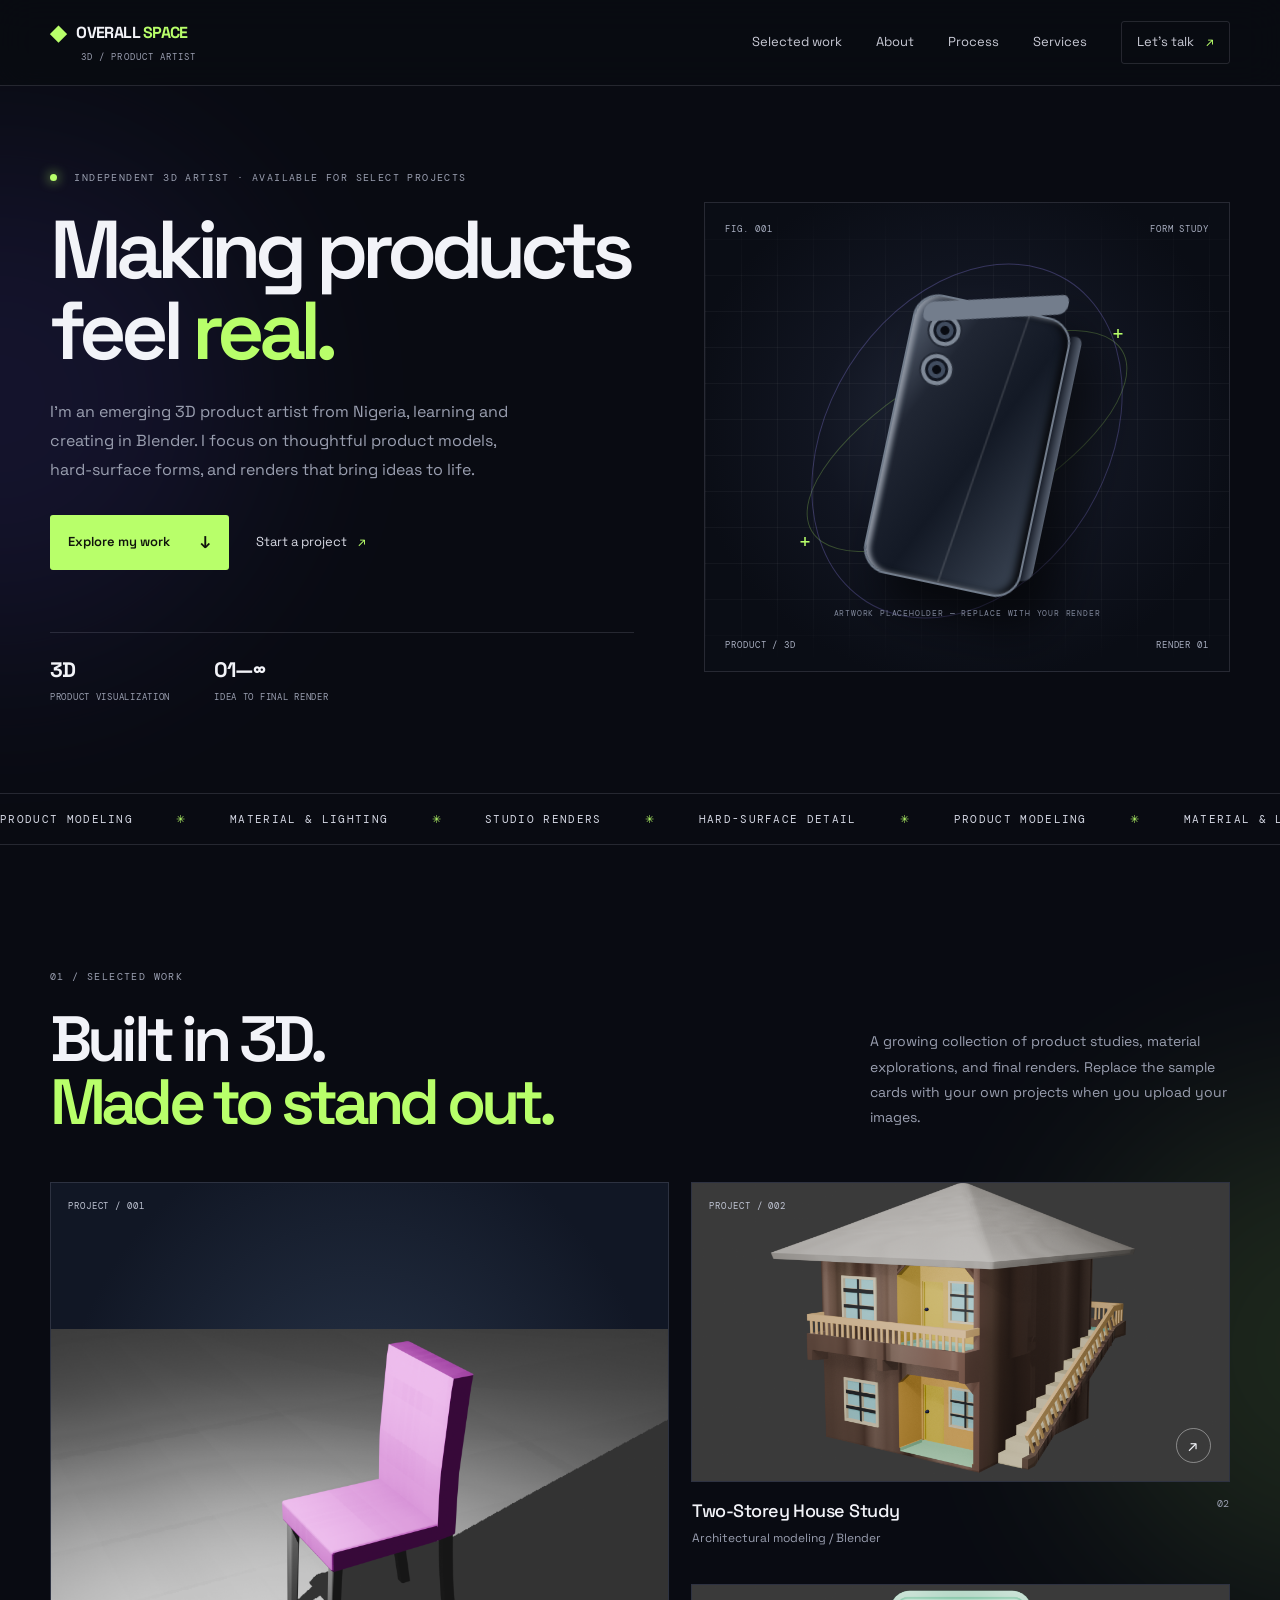
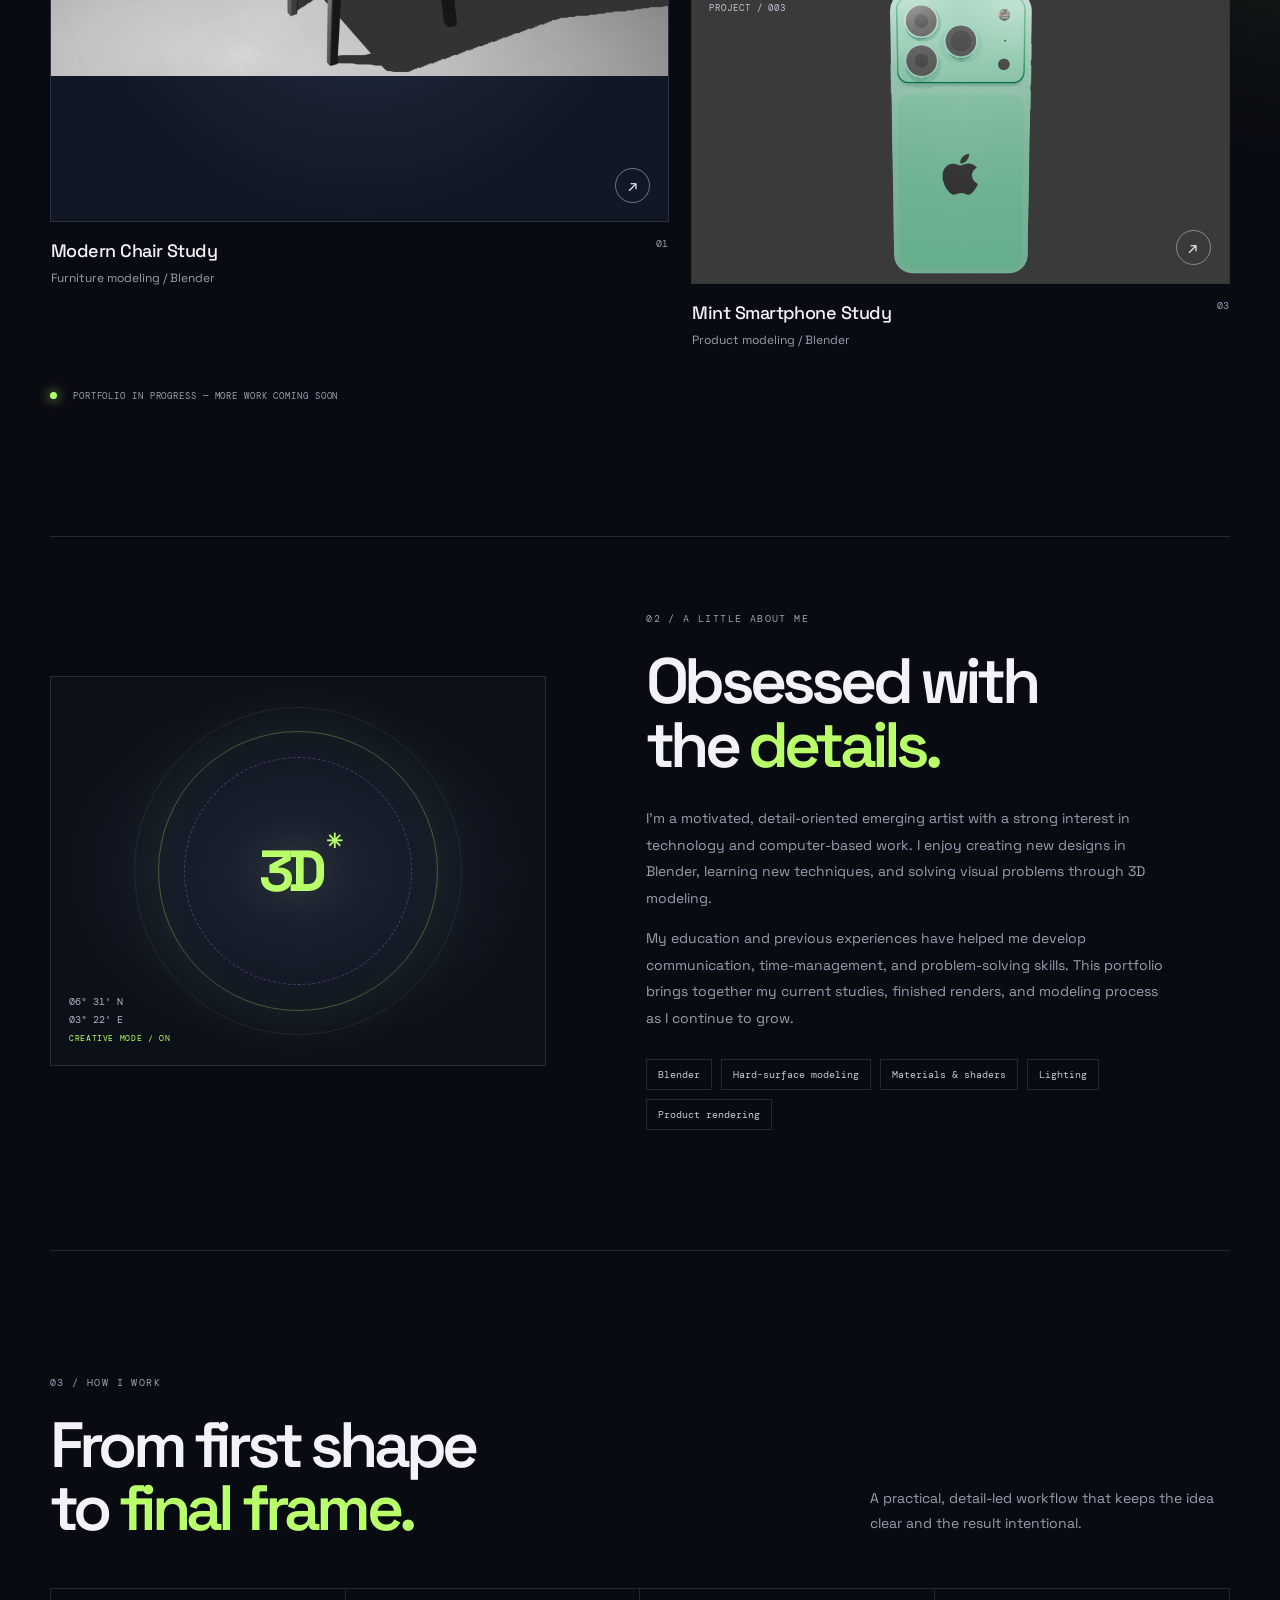
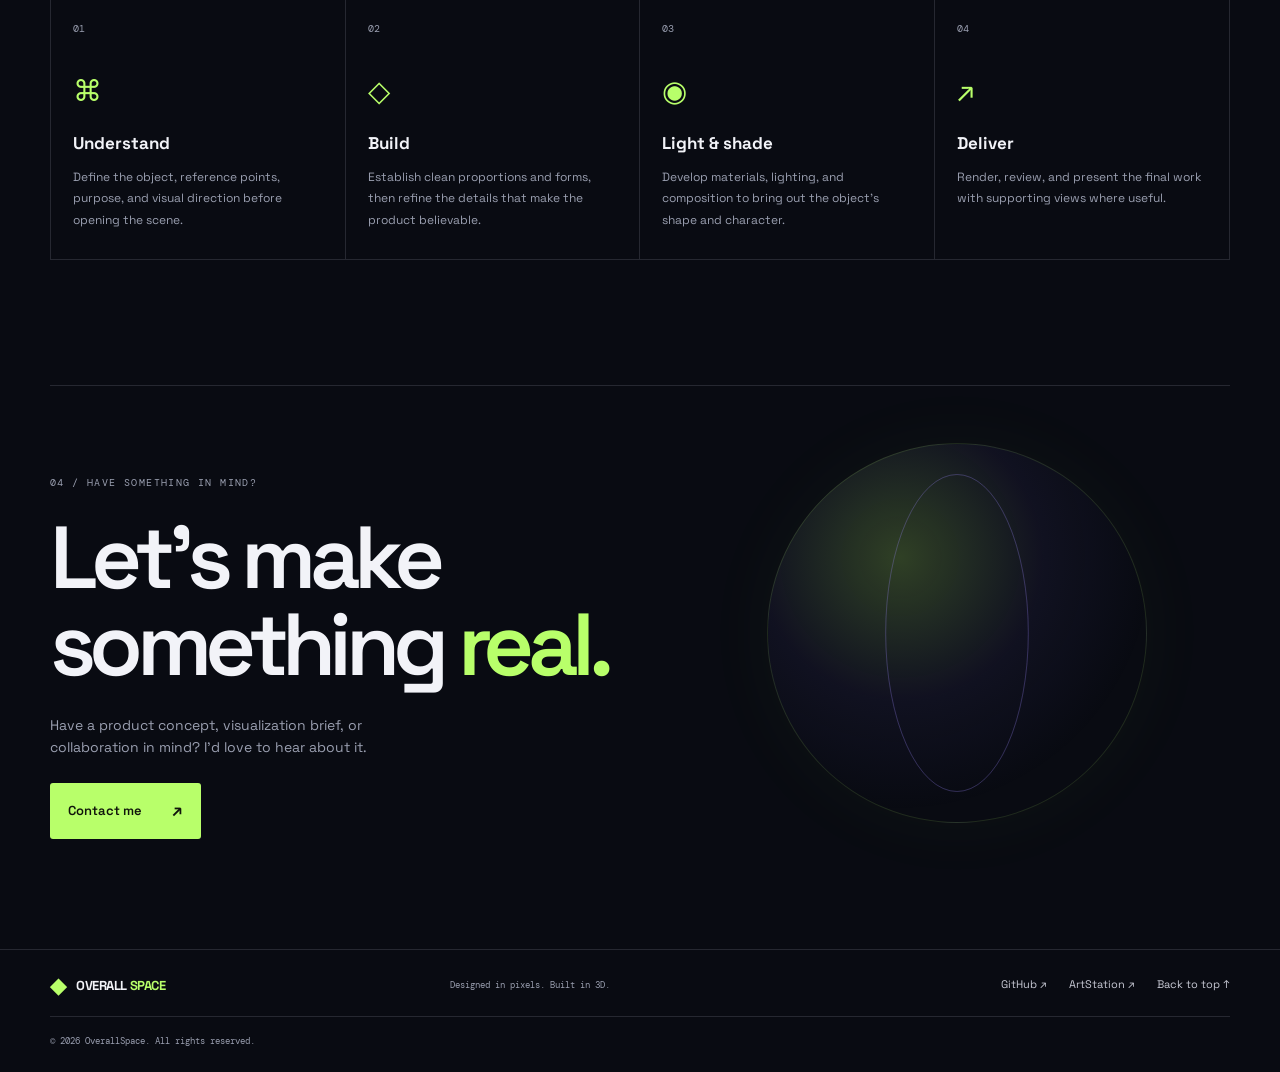
<file: index.html>
<!doctype html>
<html lang="en">
<head>
  <meta charset="utf-8">
  <meta name="viewport" content="width=device-width, initial-scale=1">
  <meta name="theme-color" content="#090b12">
  <meta name="description" content="OverallSpace is an emerging 3D product artist from Nigeria creating product models, hard-surface designs, and product renders in Blender.">
  <title>OverallSpace — 3D Product Artist</title>
  <link rel="preconnect" href="https://fonts.googleapis.com">
  <link rel="preconnect" href="https://fonts.gstatic.com" crossorigin>
  <link href="https://fonts.googleapis.com/css2?family=DM+Mono:wght@400;500&family=Space+Grotesk:wght@400;500;600;700&display=swap" rel="stylesheet">
  <link rel="icon" type="image/svg+xml" href="favicon.svg">
  <link rel="stylesheet" href="styles.css">
  <script src="script.js" defer></script>
</head>
<body>
  <div class="ambient ambient-one" aria-hidden="true"></div>
  <div class="ambient ambient-two" aria-hidden="true"></div>
  <header class="site-header">
    <a class="wordmark" href="#home" aria-label="Go to home"><span class="mark">◆</span> OVERALL<span>SPACE</span><small>3D / PRODUCT ARTIST</small></a>
    <button class="menu-toggle" aria-label="Toggle navigation" aria-expanded="false">☰</button>
    <nav class="nav">
      <a href="#work">Selected work</a>
      <a href="#about">About</a>
      <a href="#process">Process</a>
      <a href="services.html">Services</a>
      <a class="nav-cta" href="#contact">Let’s talk <span>↗</span></a>
    </nav>
  </header>

  <main>
    <section class="hero section-wrap" id="home">
      <div class="hero-copy">
        <p class="eyebrow"><span class="pulse"></span> INDEPENDENT 3D ARTIST · AVAILABLE FOR SELECT PROJECTS</p>
        <h1>Making products<br>feel <em>real.</em></h1>
        <p class="hero-text">I’m an emerging 3D product artist from Nigeria, learning and creating in Blender. I focus on thoughtful product models, hard-surface forms, and renders that bring ideas to life.</p>
        <div class="hero-actions">
          <a class="button button-primary" href="#work">Explore my work <span>↓</span></a>
          <a class="text-link" href="#contact">Start a project <span>↗</span></a>
        </div>
        <div class="hero-meta">
          <div><strong>3D</strong><span>PRODUCT VISUALIZATION</span></div>
          <div><strong>01—∞</strong><span>IDEA TO FINAL RENDER</span></div>
        </div>
      </div>
      <div class="hero-art" aria-label="Featured product artwork placeholder">
        <div class="art-grid"></div>
        <div class="orbit orbit-a"></div><div class="orbit orbit-b"></div>
        <div class="hero-product">
          <div class="product-top"></div><div class="product-side"></div><div class="product-front">
            <div class="product-camera"></div><div class="product-camera second"></div><div class="product-glint"></div>
          </div>
        </div>
        <div class="art-label label-top"><span>FIG. 001</span><span>FORM STUDY</span></div>
        <div class="art-label label-bottom"><span>PRODUCT / 3D</span><span>RENDER 01</span></div>
        <div class="crosshair crosshair-one">+</div><div class="crosshair crosshair-two">+</div>
        <p class="image-note">ARTWORK PLACEHOLDER — REPLACE WITH YOUR RENDER</p>
      </div>
    </section>

    <section class="ticker" aria-label="Services">
      <div>PRODUCT MODELING <span>✳</span> MATERIAL & LIGHTING <span>✳</span> STUDIO RENDERS <span>✳</span> HARD-SURFACE DETAIL <span>✳</span> PRODUCT MODELING <span>✳</span> MATERIAL & LIGHTING <span>✳</span></div>
    </section>

    <section class="work section-wrap" id="work">
      <div class="section-heading">
        <div><p class="eyebrow">01 / SELECTED WORK</p><h2>Built in 3D.<br><em>Made to stand out.</em></h2></div>
        <p class="section-intro">A growing collection of product studies, material explorations, and final renders. Replace the sample cards with your own projects when you upload your images.</p>
      </div>
      <div class="project-grid">
        <article class="project-card project-large">
          <a class="project-image image-phone" href="projects/project-01.html" aria-label="View project: Device One">
            <span class="project-index">PROJECT / 001</span><img class="render-image" src="assets/images/chair-project/chair-render-front.png" alt="Pink and dark gray 3D chair model rendered in Blender"><span class="view-arrow">↗</span>
          </a>
          <div class="project-info"><div><h3>Modern Chair Study</h3><p>Furniture modeling / Blender</p></div><span>01</span></div>
        </article>
        <article class="project-card">
          <a class="project-image image-house" href="projects/project-02.html" aria-label="View project: Two-Storey House Study">
            <img class="render-image" src="assets/images/house-01.png" alt="Three-quarter render of a two-storey house model">
            <span class="project-index">PROJECT / 002</span><span class="view-arrow">↗</span>
          </a>
          <div class="project-info"><div><h3>Two-Storey House Study</h3><p>Architectural modeling / Blender</p></div><span>02</span></div>
        </article>
        <article class="project-card">
          <a class="project-image image-house" href="projects/project-03.html" aria-label="View project: Mint Smartphone Study">
            <img class="render-image" src="assets/images/iphone-03.png" alt="Mint-green smartphone 3D model, rear view">
            <span class="project-index">PROJECT / 003</span><span class="view-arrow">↗</span>
          </a>
          <div class="project-info"><div><h3>Mint Smartphone Study</h3><p>Product modeling / Blender</p></div><span>03</span></div>
        </article>
      </div>
      <p class="work-footnote"><span class="pulse"></span> PORTFOLIO IN PROGRESS — MORE WORK COMING SOON</p>
    </section>

    <section class="about section-wrap" id="about">
      <div class="about-visual"><div class="about-ring"></div><div class="about-core">3D<span>✳</span></div><div class="about-coordinates">06° 31' N<br>03° 22' E<br><small>CREATIVE MODE / ON</small></div></div>
      <div class="about-copy"><p class="eyebrow">02 / A LITTLE ABOUT ME</p><h2>Obsessed with<br>the <em>details.</em></h2><p>I’m a motivated, detail-oriented emerging artist with a strong interest in technology and computer-based work. I enjoy creating new designs in Blender, learning new techniques, and solving visual problems through 3D modeling.</p><p>My education and previous experiences have helped me develop communication, time-management, and problem-solving skills. This portfolio brings together my current studies, finished renders, and modeling process as I continue to grow.</p>
        <div class="skill-list"><span>Blender</span><span>Hard-surface modeling</span><span>Materials & shaders</span><span>Lighting</span><span>Product rendering</span></div>
      </div>
    </section>

    <section class="process section-wrap" id="process">
      <div class="section-heading"><div><p class="eyebrow">03 / HOW I WORK</p><h2>From first shape<br>to <em>final frame.</em></h2></div><p class="section-intro">A practical, detail-led workflow that keeps the idea clear and the result intentional.</p></div>
      <div class="process-grid">
        <article><span class="step-number">01</span><div class="step-icon">⌘</div><h3>Understand</h3><p>Define the object, reference points, purpose, and visual direction before opening the scene.</p></article>
        <article><span class="step-number">02</span><div class="step-icon">◇</div><h3>Build</h3><p>Establish clean proportions and forms, then refine the details that make the product believable.</p></article>
        <article><span class="step-number">03</span><div class="step-icon">◉</div><h3>Light & shade</h3><p>Develop materials, lighting, and composition to bring out the object's shape and character.</p></article>
        <article><span class="step-number">04</span><div class="step-icon">↗</div><h3>Deliver</h3><p>Render, review, and present the final work with supporting views where useful.</p></article>
      </div>
    </section>

    <section class="contact section-wrap" id="contact">
      <p class="eyebrow">04 / HAVE SOMETHING IN MIND?</p><h2>Let’s make<br>something <em>real.</em></h2>
      <p>Have a product concept, visualization brief, or collaboration in mind? I’d love to hear about it.</p>
      <a class="button button-primary" href="mailto:adinoyi5272@gmail.com">Contact me <span>↗</span></a>
      <div class="contact-orb" aria-hidden="true"></div>
    </section>
  </main>

  <footer class="site-footer">
    <a class="wordmark" href="#home"><span class="mark">◆</span> OVERALL<span>SPACE</span></a>
    <p>Designed in pixels. Built in 3D.</p>
    <div class="footer-links"><a href="https://github.com/Codeware07" target="_blank" rel="noreferrer">GitHub ↗</a><a href="https://www.artstation.com/overallbob" target="_blank" rel="noreferrer">ArtStation ↗</a><a href="#home">Back to top ↑</a></div>
    <small>© <span id="year"></span> OverallSpace. All rights reserved.</small>
  </footer>
</body>
</html>
</file>
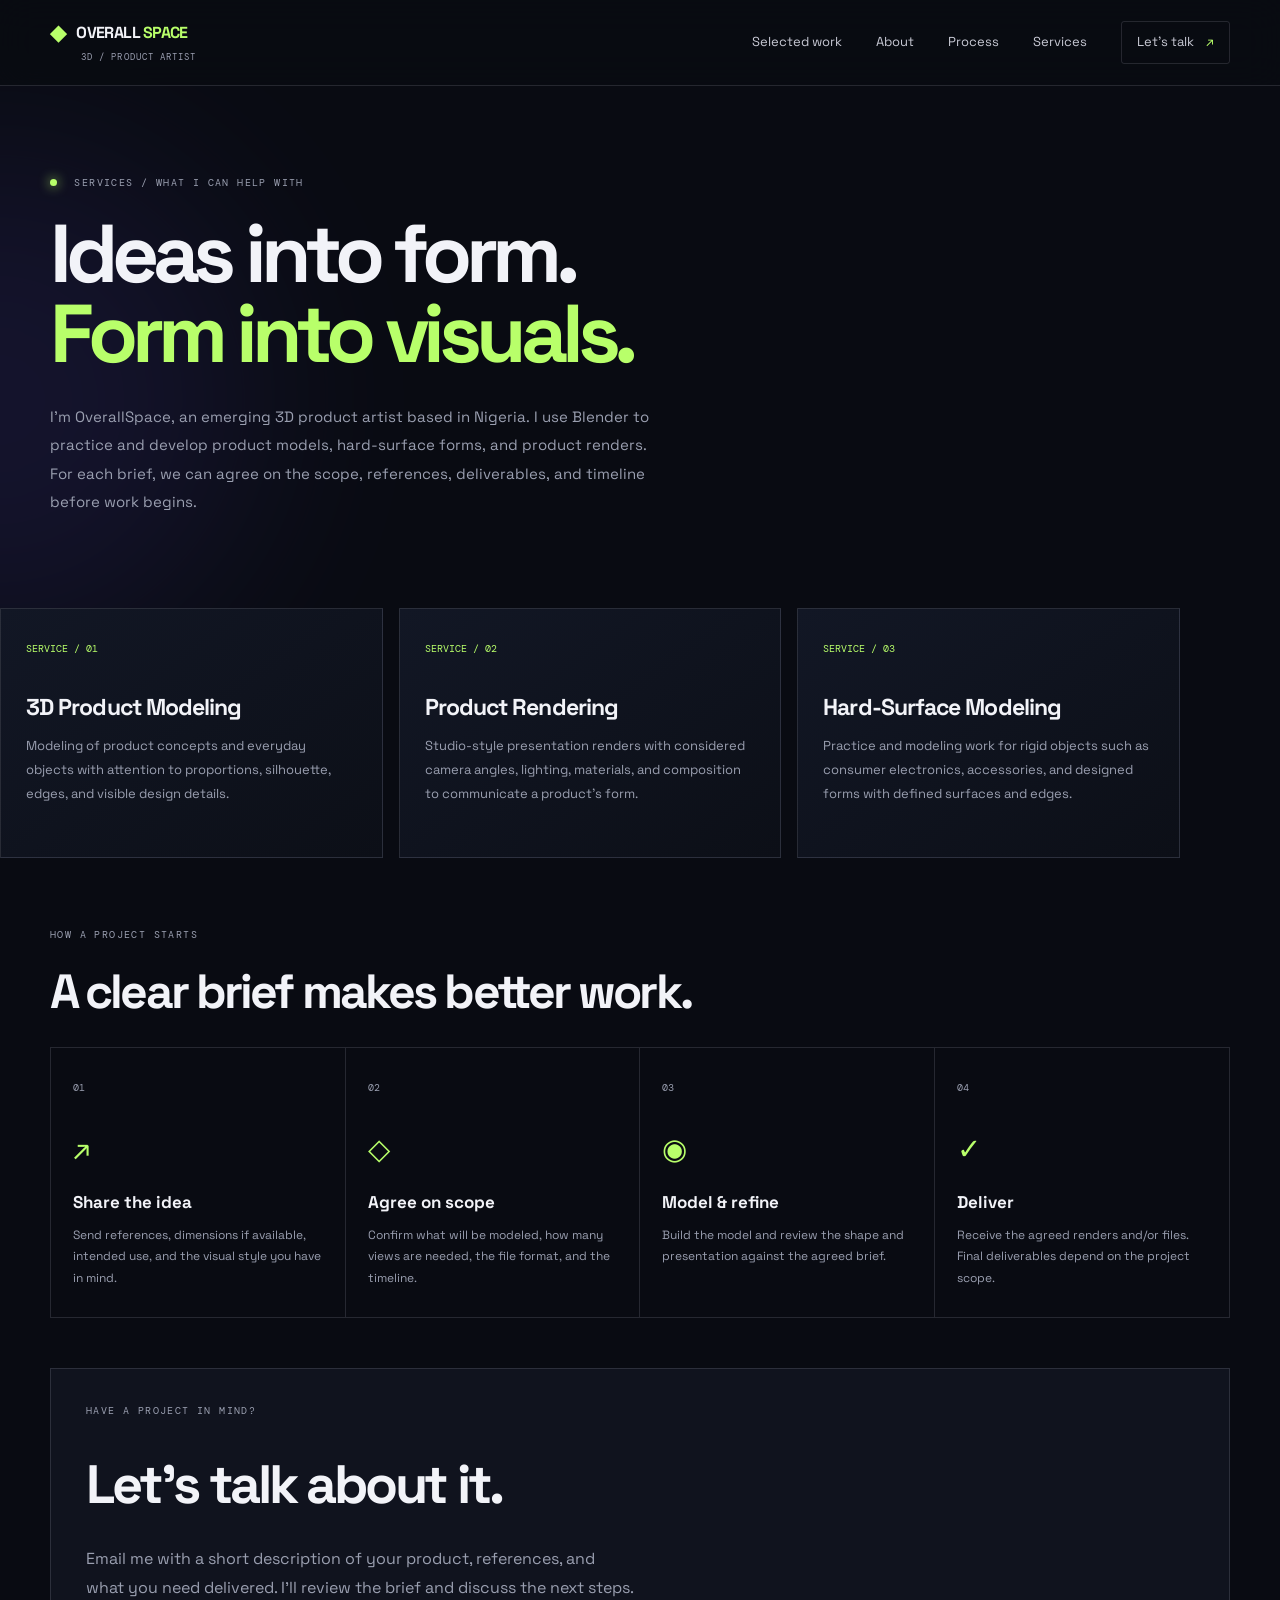
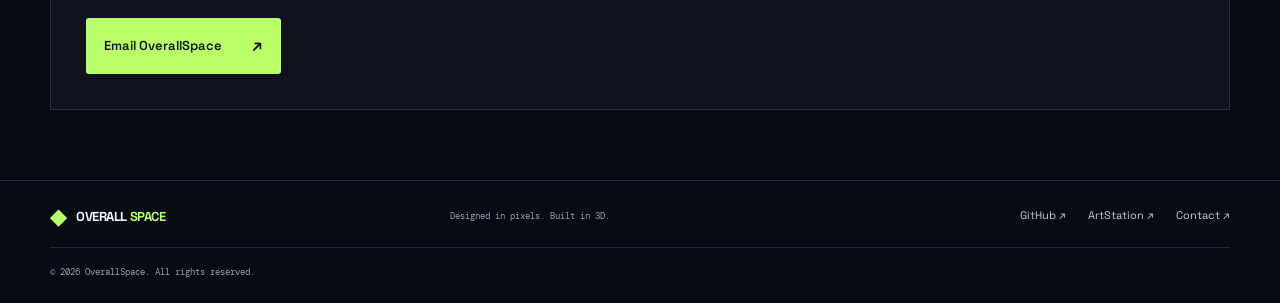
<file: services.html>
<!doctype html>
<html lang="en">
<head>
  <meta charset="utf-8">
  <meta name="viewport" content="width=device-width, initial-scale=1">
  <meta name="theme-color" content="#090b12">
  <meta name="description" content="3D product modeling, product rendering, and hard-surface modeling services by OverallSpace using Blender.">
  <title>Services — OverallSpace | 3D Product Artist</title>
  <link rel="icon" type="image/svg+xml" href="favicon.svg">
  <link rel="stylesheet" href="styles.css">
  <script src="script.js" defer></script>
</head>
<body>
  <div class="ambient ambient-one" aria-hidden="true"></div>
  <header class="site-header">
    <a class="wordmark" href="index.html"><span class="mark">◆</span> OVERALL<span>SPACE</span><small>3D / PRODUCT ARTIST</small></a>
    <button class="menu-toggle" aria-label="Toggle navigation" aria-expanded="false">☰</button>
    <nav class="nav">
      <a href="index.html#work">Selected work</a>
      <a href="index.html#about">About</a>
      <a href="index.html#process">Process</a>
      <a href="services.html" aria-current="page">Services</a>
      <a class="nav-cta" href="index.html#contact">Let’s talk <span>↗</span></a>
    </nav>
  </header>
  <main>
    <section class="section-wrap" style="padding-top:90px;padding-bottom:40px">
      <p class="eyebrow"><span class="pulse"></span> SERVICES / WHAT I CAN HELP WITH</p>
      <h1 style="font-size:clamp(48px,7vw,82px);line-height:.98;letter-spacing:-.075em;margin:0">Ideas into form.<br><em style="font-style:normal;color:var(--accent)">Form into visuals.</em></h1>
      <p style="max-width:620px;color:var(--muted);font-size:15px;line-height:1.9;margin-top:28px">I’m OverallSpace, an emerging 3D product artist based in Nigeria. I use Blender to practice and develop product models, hard-surface forms, and product renders. For each brief, we can agree on the scope, references, deliverables, and timeline before work begins.</p>
    </section>
    <section class="section-wrap service-cards">
      <article class="service-card"><span class="service-number">SERVICE / 01</span><h2>3D Product Modeling</h2><p>Modeling of product concepts and everyday objects with attention to proportions, silhouette, edges, and visible design details.</p></article>
      <article class="service-card"><span class="service-number">SERVICE / 02</span><h2>Product Rendering</h2><p>Studio-style presentation renders with considered camera angles, lighting, materials, and composition to communicate a product's form.</p></article>
      <article class="service-card"><span class="service-number">SERVICE / 03</span><h2>Hard-Surface Modeling</h2><p>Practice and modeling work for rigid objects such as consumer electronics, accessories, and designed forms with defined surfaces and edges.</p></article>
    </section>
    <section class="section-wrap" style="padding-bottom:50px">
      <p class="eyebrow">HOW A PROJECT STARTS</p><h2 style="font-size:clamp(32px,4vw,48px);letter-spacing:-.06em;line-height:1.1;margin:0">A clear brief makes better work.</h2>
      <div class="process-grid" style="margin-top:28px">
        <article><span class="step-number">01</span><div class="step-icon">↗</div><h3>Share the idea</h3><p>Send references, dimensions if available, intended use, and the visual style you have in mind.</p></article>
        <article><span class="step-number">02</span><div class="step-icon">◇</div><h3>Agree on scope</h3><p>Confirm what will be modeled, how many views are needed, the file format, and the timeline.</p></article>
        <article><span class="step-number">03</span><div class="step-icon">◉</div><h3>Model & refine</h3><p>Build the model and review the shape and presentation against the agreed brief.</p></article>
        <article><span class="step-number">04</span><div class="step-icon">✓</div><h3>Deliver</h3><p>Receive the agreed renders and/or files. Final deliverables depend on the project scope.</p></article>
      </div>
    </section>
    <section class="section-wrap service-cta">
      <p class="eyebrow">HAVE A PROJECT IN MIND?</p><h2 style="font-size:clamp(35px,5vw,54px);letter-spacing:-.06em;margin:0">Let’s talk about it.</h2>
      <p style="color:var(--muted);max-width:550px;line-height:1.8">Email me with a short description of your product, references, and what you need delivered. I’ll review the brief and discuss the next steps.</p>
      <a class="button button-primary" href="mailto:adinoyi5272@gmail.com?subject=3D%20Project%20Enquiry">Email OverallSpace <span>↗</span></a>
    </section>
  </main>
  <footer class="site-footer">
    <a class="wordmark" href="index.html"><span class="mark">◆</span> OVERALL<span>SPACE</span></a>
    <p>Designed in pixels. Built in 3D.</p>
    <div class="footer-links"><a href="https://github.com/Codeware07" target="_blank" rel="noreferrer">GitHub ↗</a><a href="https://www.artstation.com/overallbob" target="_blank" rel="noreferrer">ArtStation ↗</a><a href="index.html#contact">Contact ↗</a></div>
    <small>© <span id="year"></span> OverallSpace. All rights reserved.</small>
  </footer>
</body>
</html>
</file>
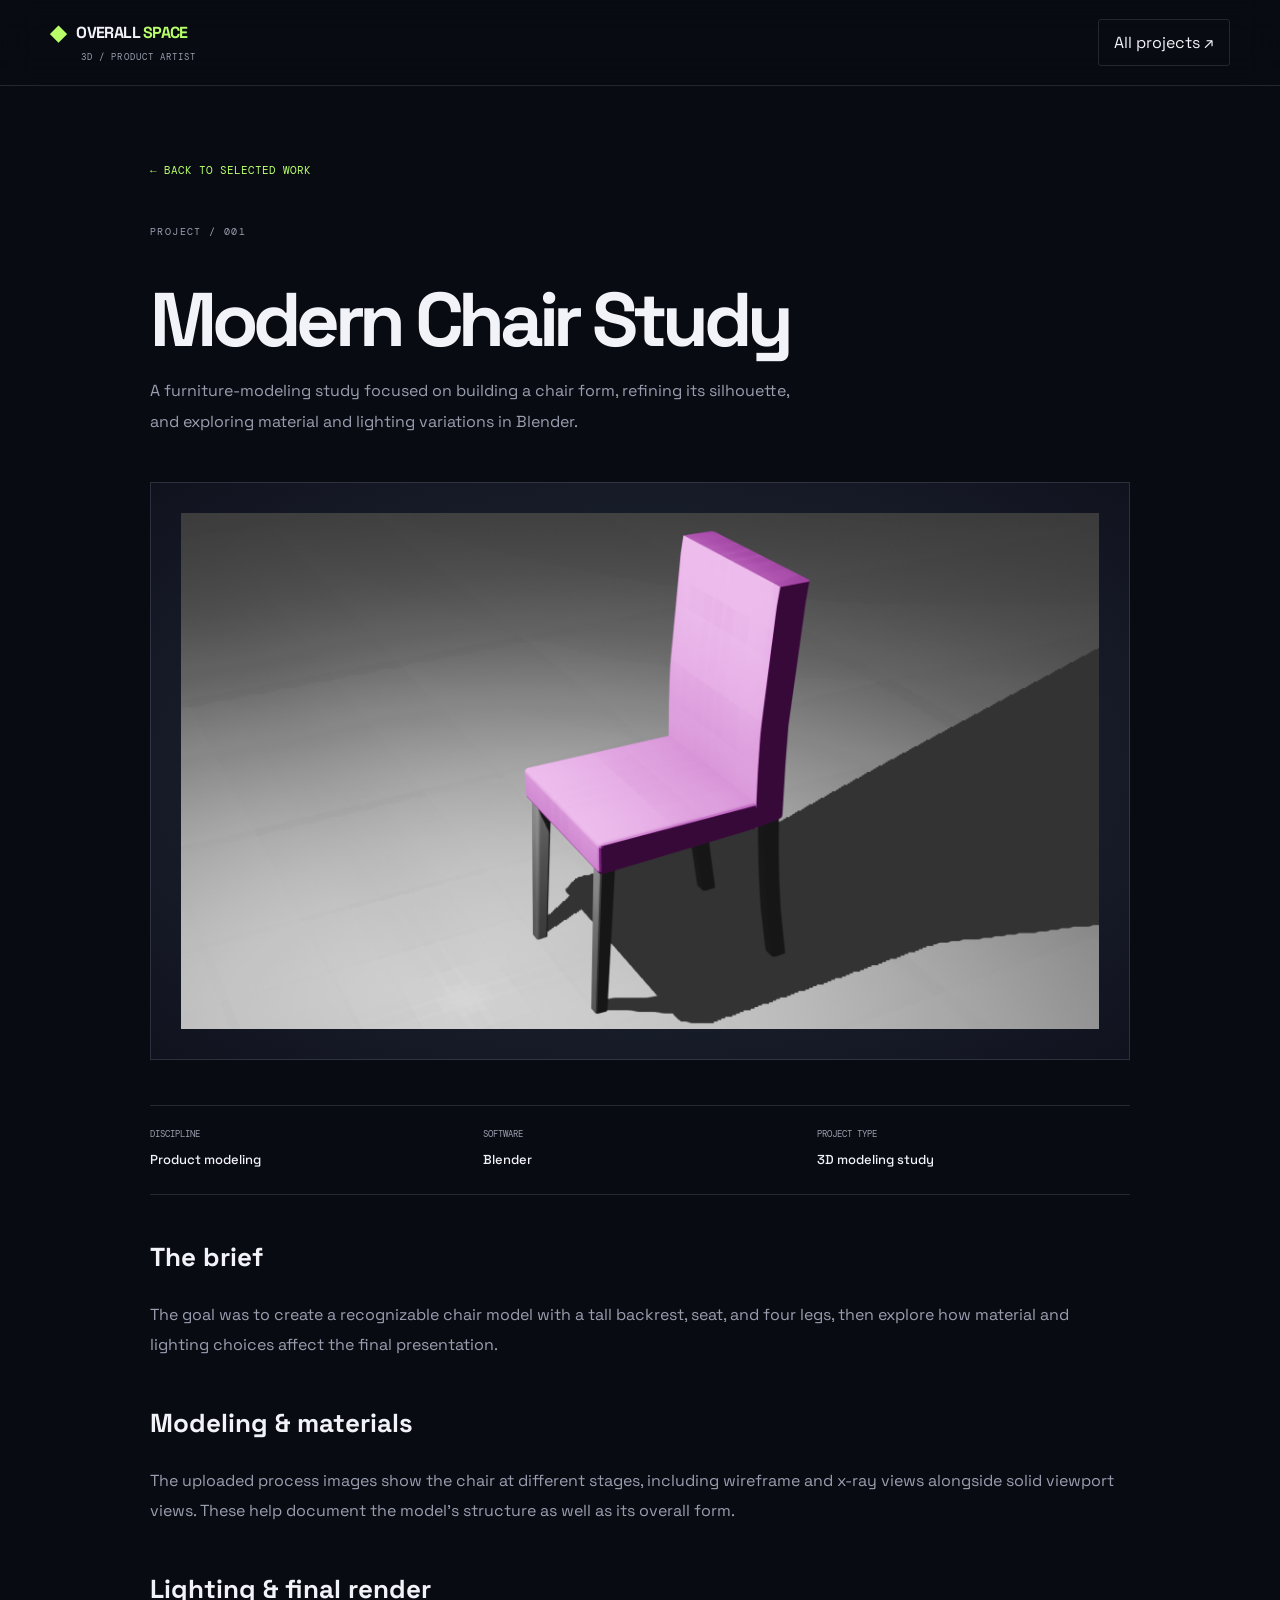
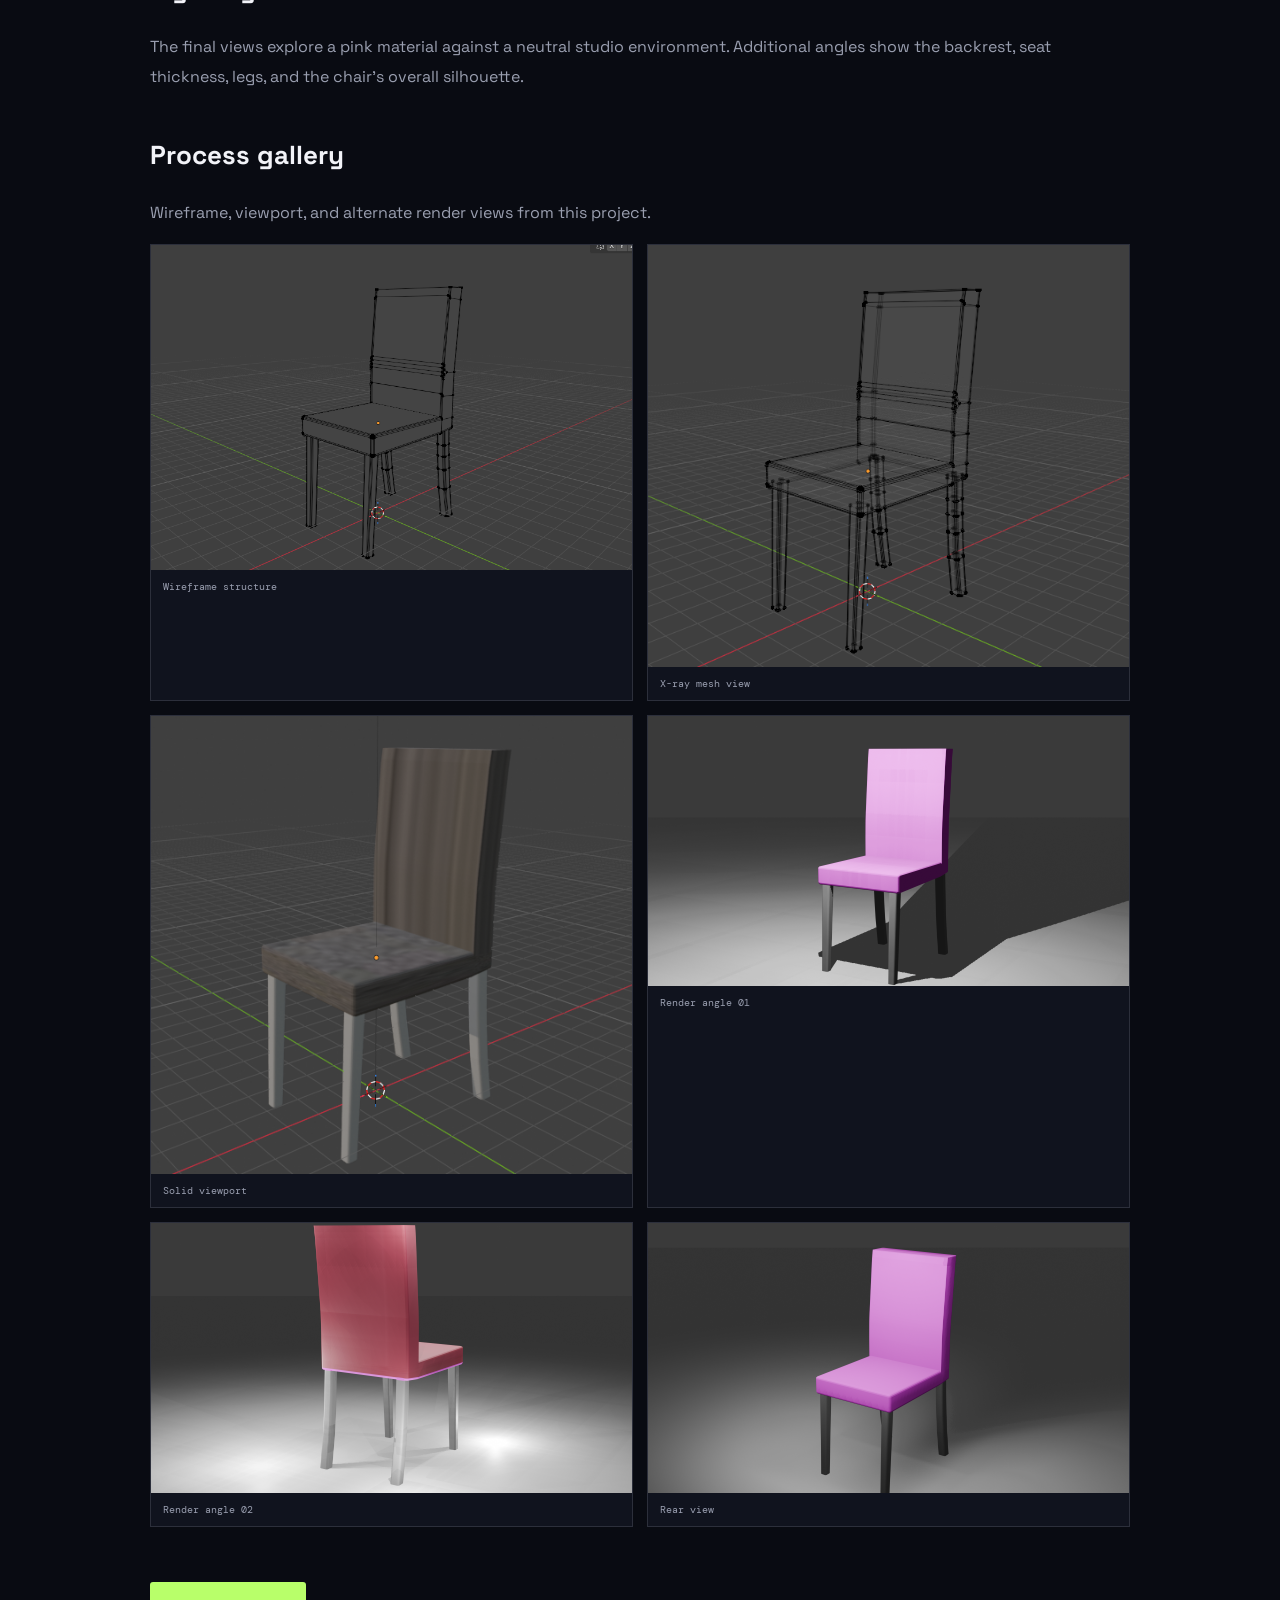
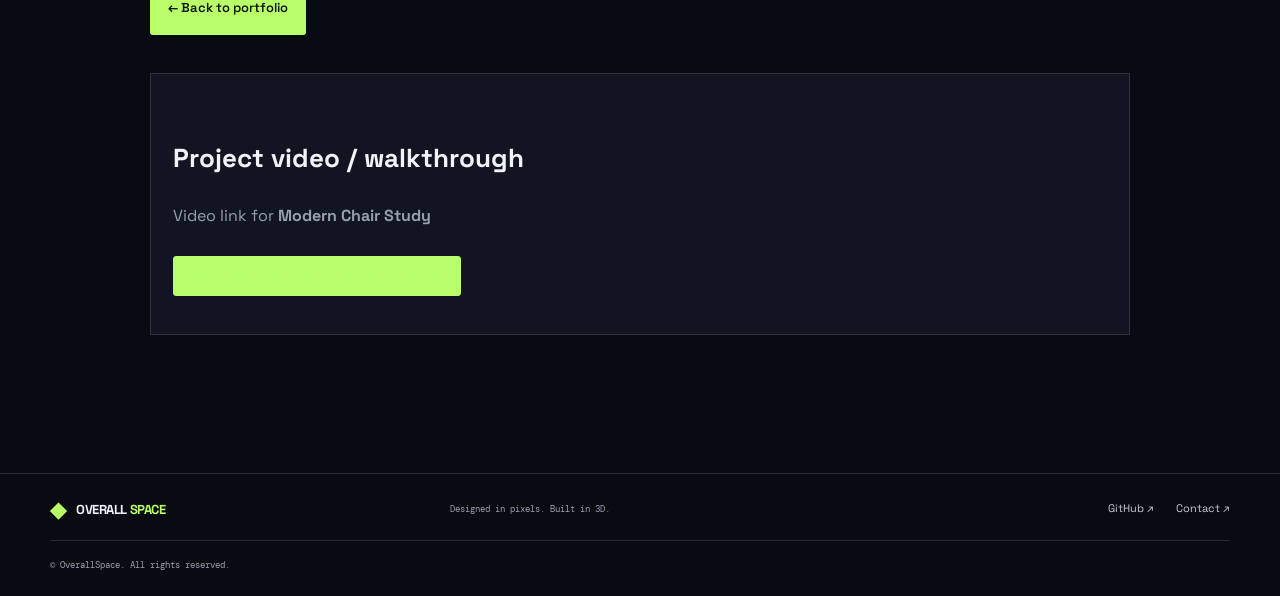
<file: projects/project-01.html>
<!doctype html>
<html lang="en">
<head>
  <meta charset="utf-8">
  <meta name="viewport" content="width=device-width, initial-scale=1">
  <meta name="description" content="Project case study by OverallSpace, 3D product artist.">
  <title>Modern Chair Study — OverallSpace</title>
  <link rel="icon" type="image/svg+xml" href="../favicon.svg">
  <link rel="stylesheet" href="../styles.css">
  <style>
    .case {width:min(980px,calc(100% - 40px));margin:0 auto;padding:70px 0 100px}
    .back {font:11px var(--mono);color:var(--accent)}
    .case h1{font-size:clamp(42px,7vw,76px);letter-spacing:-.07em;line-height:1.02;margin:40px 0 18px}
    .case .lede{max-width:650px;color:var(--muted);line-height:1.9}
    .case-hero{margin:45px 0;border:1px solid var(--line);min-height:380px;background:radial-gradient(ellipse,#252c3d,#10131e);display:grid;place-items:center;text-align:center;color:#d4d8e5;font:11px var(--mono);letter-spacing:.1em;padding:30px}
    .case-hero img{max-width:100%;height:auto;display:block}
    .case-meta{display:grid;grid-template-columns:repeat(3,1fr);gap:20px;border-block:1px solid var(--line);padding:22px 0;margin:35px 0}
    .case-meta span{display:block;font:9px var(--mono);color:var(--muted);margin-bottom:6px}
    .case-meta strong{font-size:13px;font-weight:500}
    .case h2{font-size:26px;margin-top:42px}.case p:not(.lede){color:var(--muted);line-height:1.9}
    .process-gallery{display:grid;grid-template-columns:repeat(2,minmax(0,1fr));gap:14px}.process-gallery figure{margin:0;border:1px solid var(--line);background:#10131e}.process-gallery img{display:block;width:100%;height:auto}.process-gallery figcaption{font:10px var(--mono);color:var(--muted);padding:10px 12px}@media(max-width:600px){.case-meta{grid-template-columns:1fr}.case-hero{min-height:240px}.process-gallery{grid-template-columns:1fr}}
  </style>
</head>
<body>
  <header class="site-header"><a class="wordmark" href="../index.html"><span class="mark">◆</span> OVERALL<span>SPACE</span><small>3D / PRODUCT ARTIST</small></a><a class="nav-cta" href="../index.html#work">All projects ↗</a></header>
  <main class="case">
    <a class="back" href="../index.html#work">← BACK TO SELECTED WORK</a>
    <p class="eyebrow" style="margin-top:40px">PROJECT / 001</p>
    <h1>Modern Chair Study</h1>
    <p class="lede">A furniture-modeling study focused on building a chair form, refining its silhouette, and exploring material and lighting variations in Blender.</p>
    <div class="case-hero"><img src="../assets/images/chair-project/chair-render-front.png" alt="Front three-quarter render of a pink chair model"></div>
    <div class="case-meta">
      <div><span>DISCIPLINE</span><strong>Product modeling</strong></div>
      <div><span>SOFTWARE</span><strong>Blender</strong></div>
      <div><span>PROJECT TYPE</span><strong>3D modeling study</strong></div>
    </div>
    <h2>The brief</h2><p>The goal was to create a recognizable chair model with a tall backrest, seat, and four legs, then explore how material and lighting choices affect the final presentation.</p>
    <h2>Modeling & materials</h2><p>The uploaded process images show the chair at different stages, including wireframe and x-ray views alongside solid viewport views. These help document the model's structure as well as its overall form.</p>
    <h2>Lighting & final render</h2><p>The final views explore a pink material against a neutral studio environment. Additional angles show the backrest, seat thickness, legs, and the chair's overall silhouette.</p>
    
    <h2>Process gallery</h2>
    <p>Wireframe, viewport, and alternate render views from this project.</p>
    <div class="process-gallery">
      <figure><img src="../assets/images/chair-project/chair-wireframe.png" alt="Chair model in wireframe view"><figcaption>Wireframe structure</figcaption></figure>
      <figure><img src="../assets/images/chair-project/chair-x-ray.png" alt="Chair mesh in x-ray view"><figcaption>X-ray mesh view</figcaption></figure>
      <figure><img src="../assets/images/chair-project/chair-solid.png" alt="Chair model in solid viewport shading"><figcaption>Solid viewport</figcaption></figure>
      <figure><img src="../assets/images/chair-project/chair-render-angle-1.png" alt="Alternate angled render of the chair"><figcaption>Render angle 01</figcaption></figure>
      <figure><img src="../assets/images/chair-project/chair-render-angle-2.png" alt="Second alternate render of the chair"><figcaption>Render angle 02</figcaption></figure>
      <figure><img src="../assets/images/chair-project/chair-render-back.png" alt="Rear view of the chair model"><figcaption>Rear view</figcaption></figure>
    </div>

    <p style="margin-top:55px"><a class="button button-primary" href="../index.html#work">← Back to portfolio</a></p>
  <section class="video-link-panel" aria-labelledby="video-heading">
      <h2 id="video-heading">Project video / walkthrough</h2>
      <p>Video link for <strong>Modern Chair Study</strong></p>
      <!-- MANUAL EDIT: replace # in the href below with this project's Google Drive share URL. -->
      <p style="color:black;"><a class="button button-primary" href="https://drive.google.com/drive/folders/1tPwRYvMHk5mCTQqIWgvNYRrWtx1V9WUB?usp=sharing" rel="noopener">Open chair project on Google Drive ↗</a></p>
  </section>
    
</main>
  <footer class="site-footer"><a class="wordmark" href="../index.html"><span class="mark">◆</span> OVERALL<span>SPACE</span></a><p>Designed in pixels. Built in 3D.</p><div class="footer-links"><a href="https://github.com/Codeware07">GitHub ↗</a><a href="../index.html#contact">Contact ↗</a></div><small>© OverallSpace. All rights reserved.</small></footer>
</body>
</html>
</file>
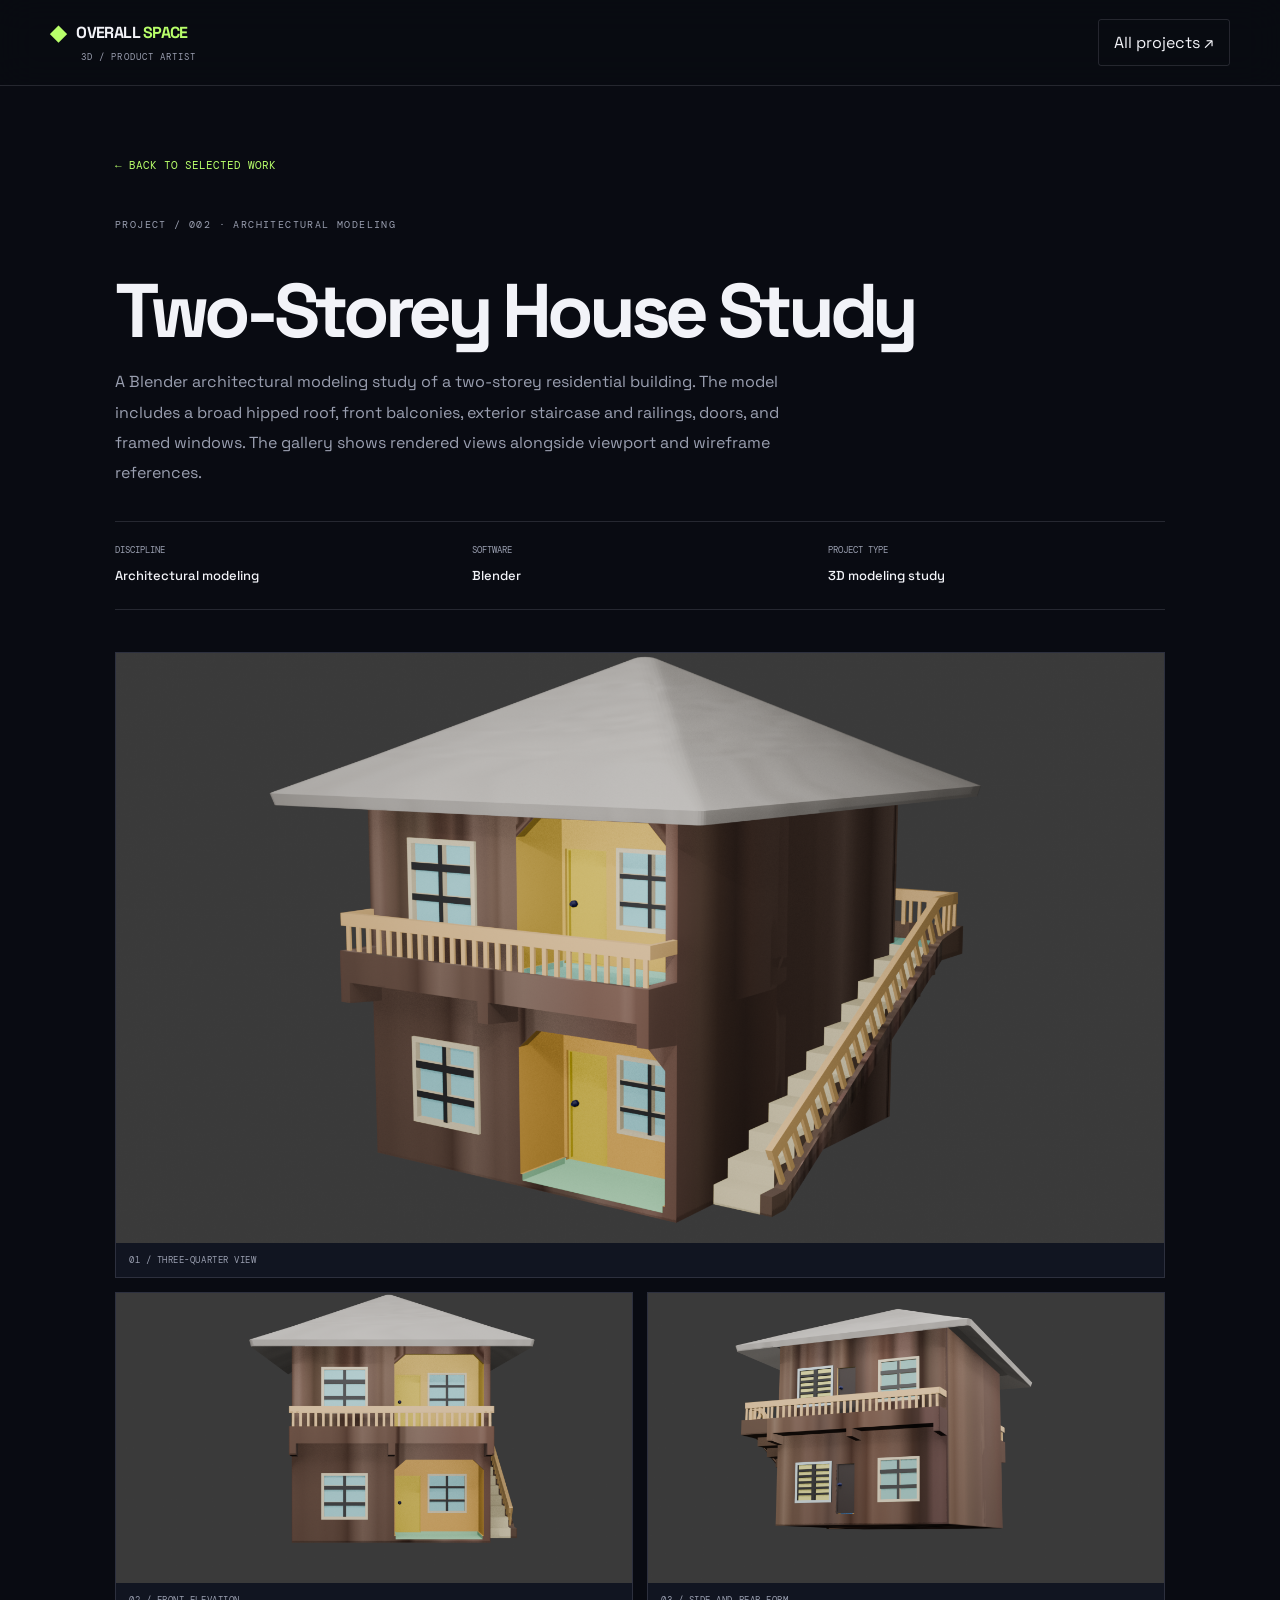
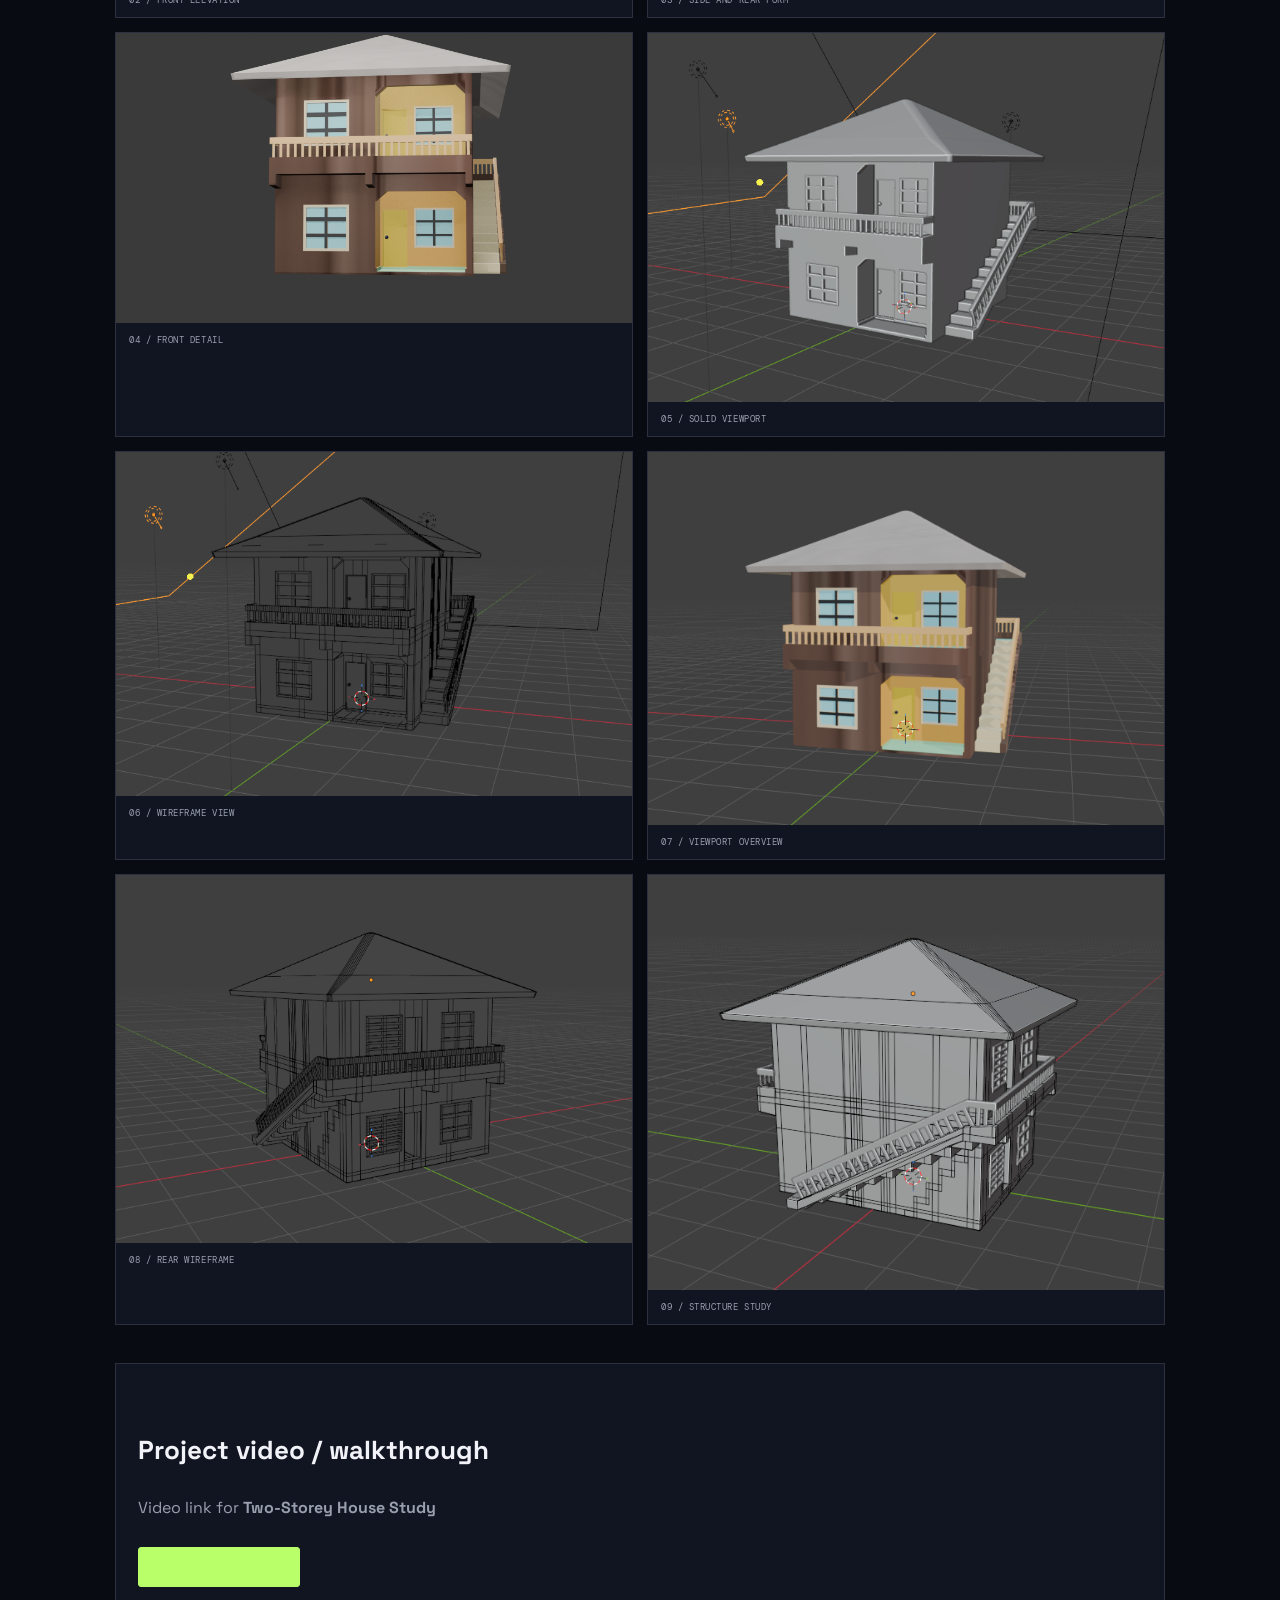
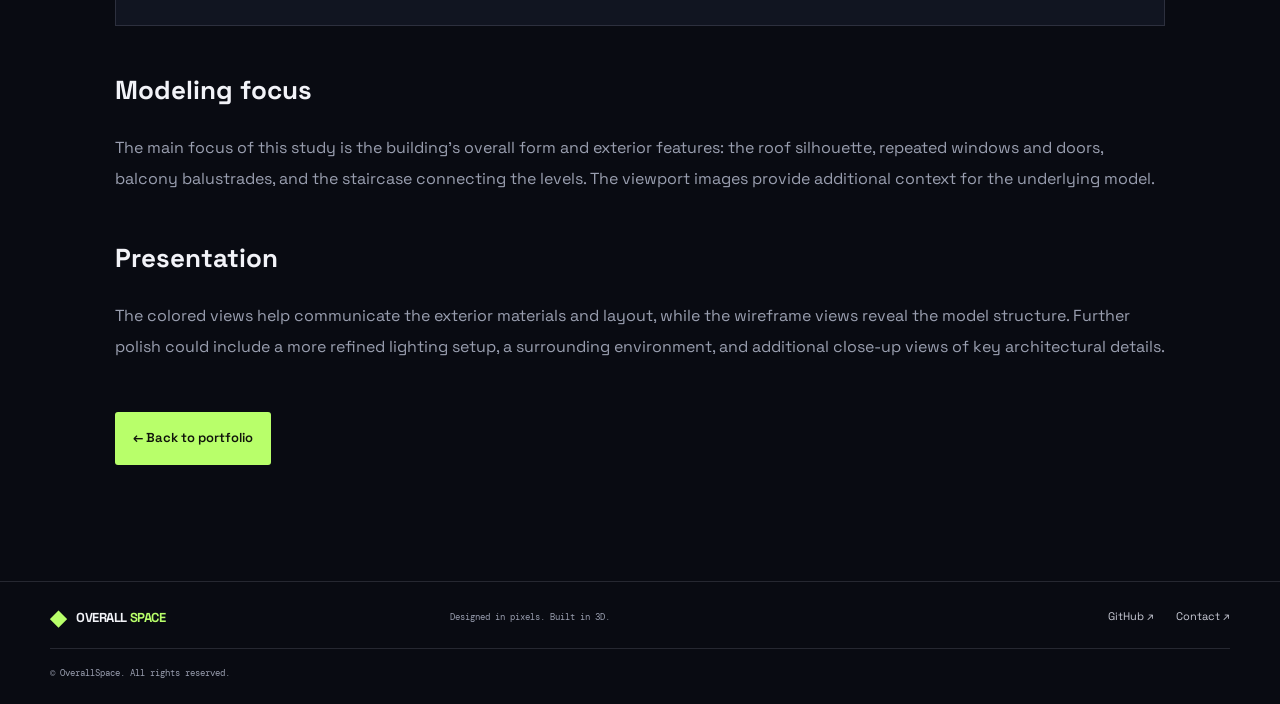
<file: projects/project-02.html>
<!doctype html>
<html lang="en">
<head>
  <meta charset="utf-8">
  <meta name="viewport" content="width=device-width, initial-scale=1">
  <meta name="description" content="A two-storey house model created in Blender, featuring balconies, exterior stairs, windows, doors, and a broad hipped roof.">
  <title>Two-Storey House Study — OverallSpace</title>
  <link rel="icon" type="image/svg+xml" href="../favicon.svg">
  <link rel="stylesheet" href="../styles.css">
  <style>
    .case{width:min(1050px,calc(100% - 40px));margin:0 auto;padding:65px 0 100px}
    .back{font:11px var(--mono);color:var(--accent)}
    .case h1{font-size:clamp(42px,7vw,76px);letter-spacing:-.07em;line-height:1.02;margin:38px 0 18px}
    .lede{max-width:720px;color:var(--muted);line-height:1.9}
    .case-meta{display:grid;grid-template-columns:repeat(3,1fr);gap:20px;border-block:1px solid var(--line);padding:22px 0;margin:32px 0 42px}
    .case-meta span{display:block;font:9px var(--mono);color:var(--muted);margin-bottom:6px}
    .case-meta strong{font-size:13px;font-weight:500}
    .gallery{display:grid;grid-template-columns:repeat(2,minmax(0,1fr));gap:14px}
    .gallery figure{margin:0;border:1px solid var(--line);background:#111521;overflow:hidden}
    .gallery figure.feature{grid-column:1/-1}
    .gallery img{display:block;width:100%;height:auto}
    .gallery figcaption{padding:11px 13px;font:9px var(--mono);letter-spacing:.06em;color:var(--muted)}
    .case h2{font-size:26px;margin-top:44px}
    .case p:not(.lede){color:var(--muted);line-height:1.9}
    @media(max-width:620px){.case-meta{grid-template-columns:1fr}.gallery{grid-template-columns:1fr}.gallery figure.feature{grid-column:auto}}
  </style>
</head>
<body>
  <header class="site-header"><a class="wordmark" href="../index.html"><span class="mark">◆</span> OVERALL<span>SPACE</span><small>3D / PRODUCT ARTIST</small></a><a class="nav-cta" href="../index.html#work">All projects ↗</a></header>
  <main class="case">
    <a class="back" href="../index.html#work">← BACK TO SELECTED WORK</a>
    <p class="eyebrow" style="margin-top:38px">PROJECT / 002 · ARCHITECTURAL MODELING</p>
    <h1>Two-Storey House Study</h1>
    <p class="lede">A Blender architectural modeling study of a two-storey residential building. The model includes a broad hipped roof, front balconies, exterior staircase and railings, doors, and framed windows. The gallery shows rendered views alongside viewport and wireframe references.</p>
    <div class="case-meta">
      <div><span>DISCIPLINE</span><strong>Architectural modeling</strong></div>
      <div><span>SOFTWARE</span><strong>Blender</strong></div>
      <div><span>PROJECT TYPE</span><strong>3D modeling study</strong></div>
    </div>
    <div class="gallery">
      <figure class="feature"><img src="../assets/images/house-01.png" alt="Three-quarter rendered view of a two-storey house with exterior staircase"><figcaption>01 / THREE-QUARTER VIEW</figcaption></figure>
      <figure><img src="../assets/images/house-02.png" alt="Front elevation view of the two-storey house"><figcaption>02 / FRONT ELEVATION</figcaption></figure>
      <figure><img src="../assets/images/house-03.png" alt="Opposite three-quarter view showing the house side and balconies"><figcaption>03 / SIDE AND REAR FORM</figcaption></figure>
      <figure><img src="../assets/images/house-04.png" alt="Front view showing both floors, doors, windows, roof and staircase"><figcaption>04 / FRONT DETAIL</figcaption></figure>
      <figure><img src="../assets/images/house-process-01.png" alt="Blender solid viewport view of the house model"><figcaption>05 / SOLID VIEWPORT</figcaption></figure>
      <figure><img src="../assets/images/house-process-02.png" alt="Blender wireframe view of the house model from the front"><figcaption>06 / WIREFRAME VIEW</figcaption></figure>
      <figure><img src="../assets/images/house-process-03.png" alt="Blender viewport overview of the colored house model"><figcaption>07 / VIEWPORT OVERVIEW</figcaption></figure>
      <figure><img src="../assets/images/house-process-04.png" alt="Blender wireframe view showing the rear side and staircase structure"><figcaption>08 / REAR WIREFRAME</figcaption></figure>
      <figure><img src="../assets/images/house-process-05.png" alt="Blender wireframe perspective of the roof, balcony and exterior staircase"><figcaption>09 / STRUCTURE STUDY</figcaption></figure>
    </div>
    <section class="video-link-panel" aria-labelledby="video-heading">
      <h2 id="video-heading">Project video / walkthrough</h2>
      <p>Video link for <strong>Two-Storey House Study</strong></p>
      <!-- MANUAL EDIT: replace # in the href below with this project's Google Drive share URL. -->
      <p style="color:black;"><a class="button button-primary" href="#" rel="noopener">House video link ↗</a></p>
    </section>
    <h2>Modeling focus</h2>
    <p>The main focus of this study is the building's overall form and exterior features: the roof silhouette, repeated windows and doors, balcony balustrades, and the staircase connecting the levels. The viewport images provide additional context for the underlying model.</p>
    <h2>Presentation</h2>
    <p>The colored views help communicate the exterior materials and layout, while the wireframe views reveal the model structure. Further polish could include a more refined lighting setup, a surrounding environment, and additional close-up views of key architectural details.</p>
    <p style="margin-top:50px"><a class="button button-primary" href="../index.html#work">← Back to portfolio</a></p>
  </main>
  <footer class="site-footer"><a class="wordmark" href="../index.html"><span class="mark">◆</span> OVERALL<span>SPACE</span></a><p>Designed in pixels. Built in 3D.</p><div class="footer-links"><a href="https://github.com/Codeware07">GitHub ↗</a><a href="../index.html#contact">Contact ↗</a></div><small>© OverallSpace. All rights reserved.</small></footer>
</body>
</html>
</file>
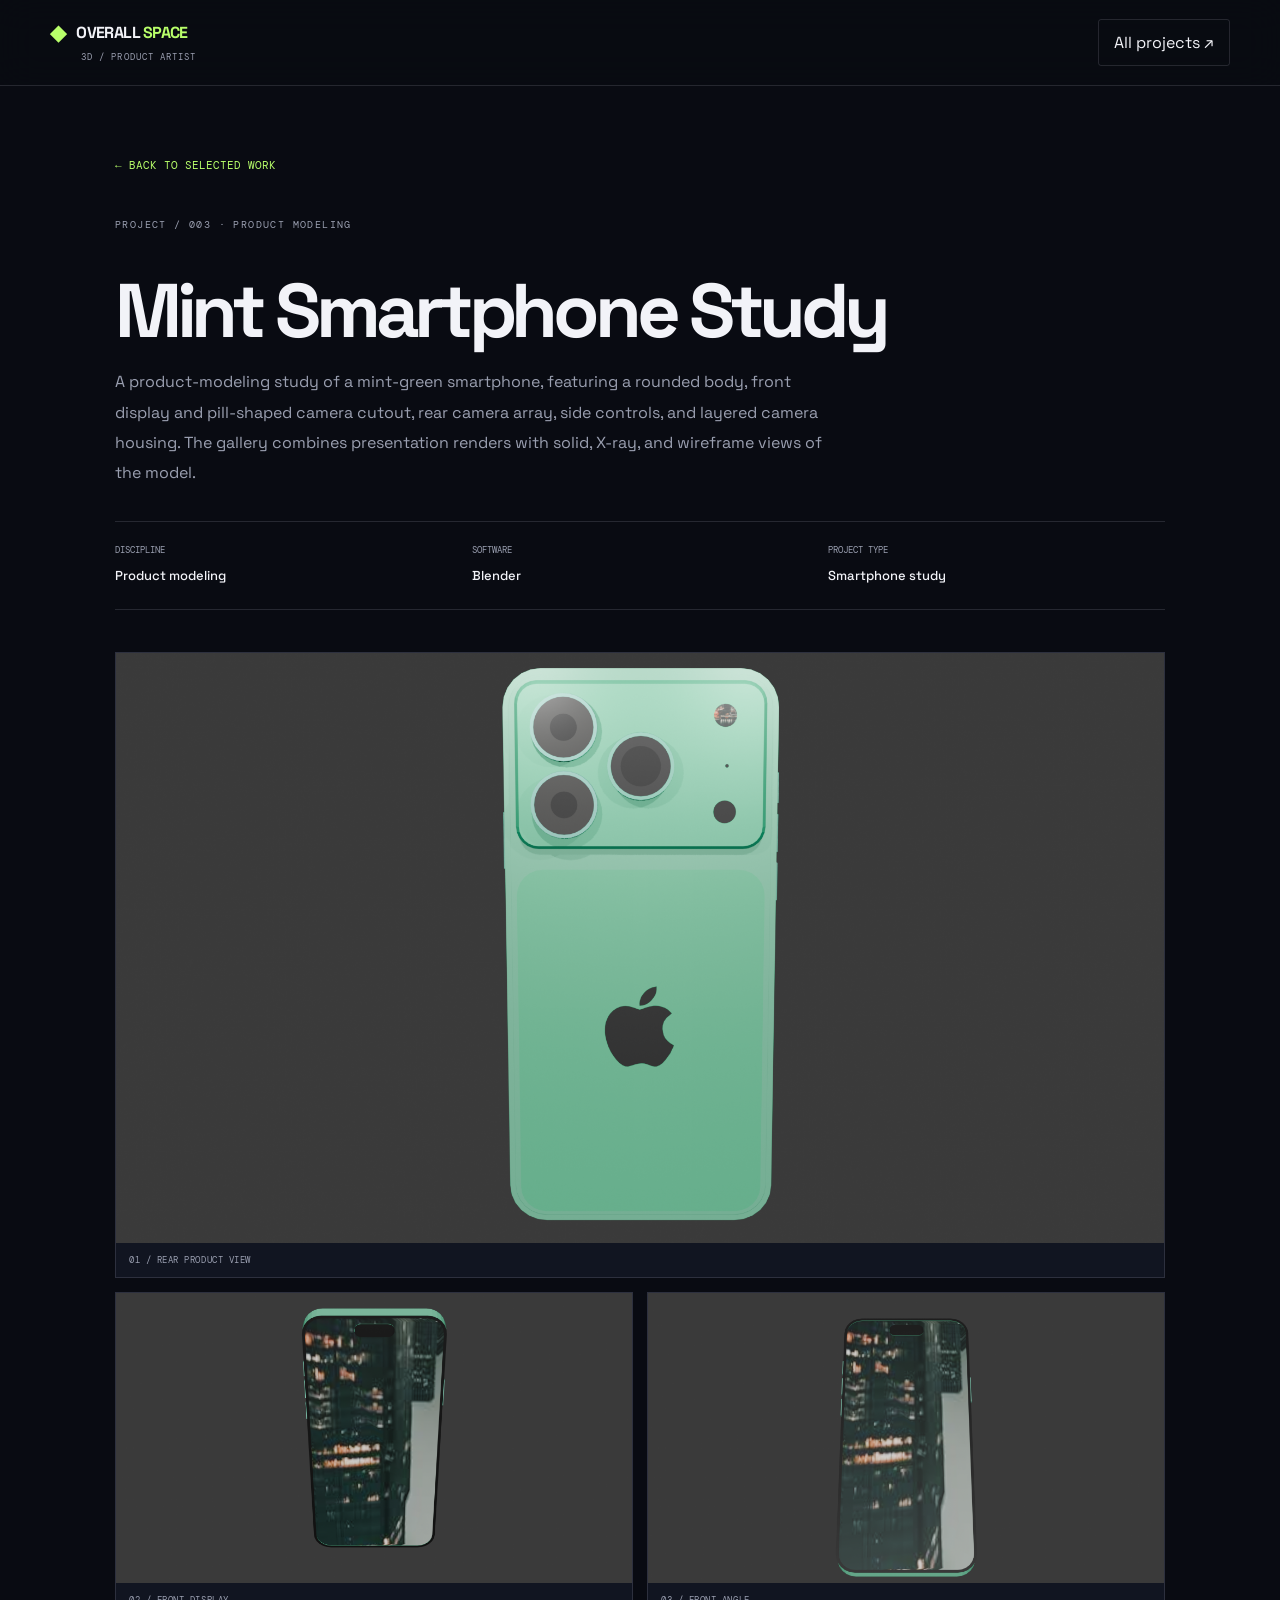
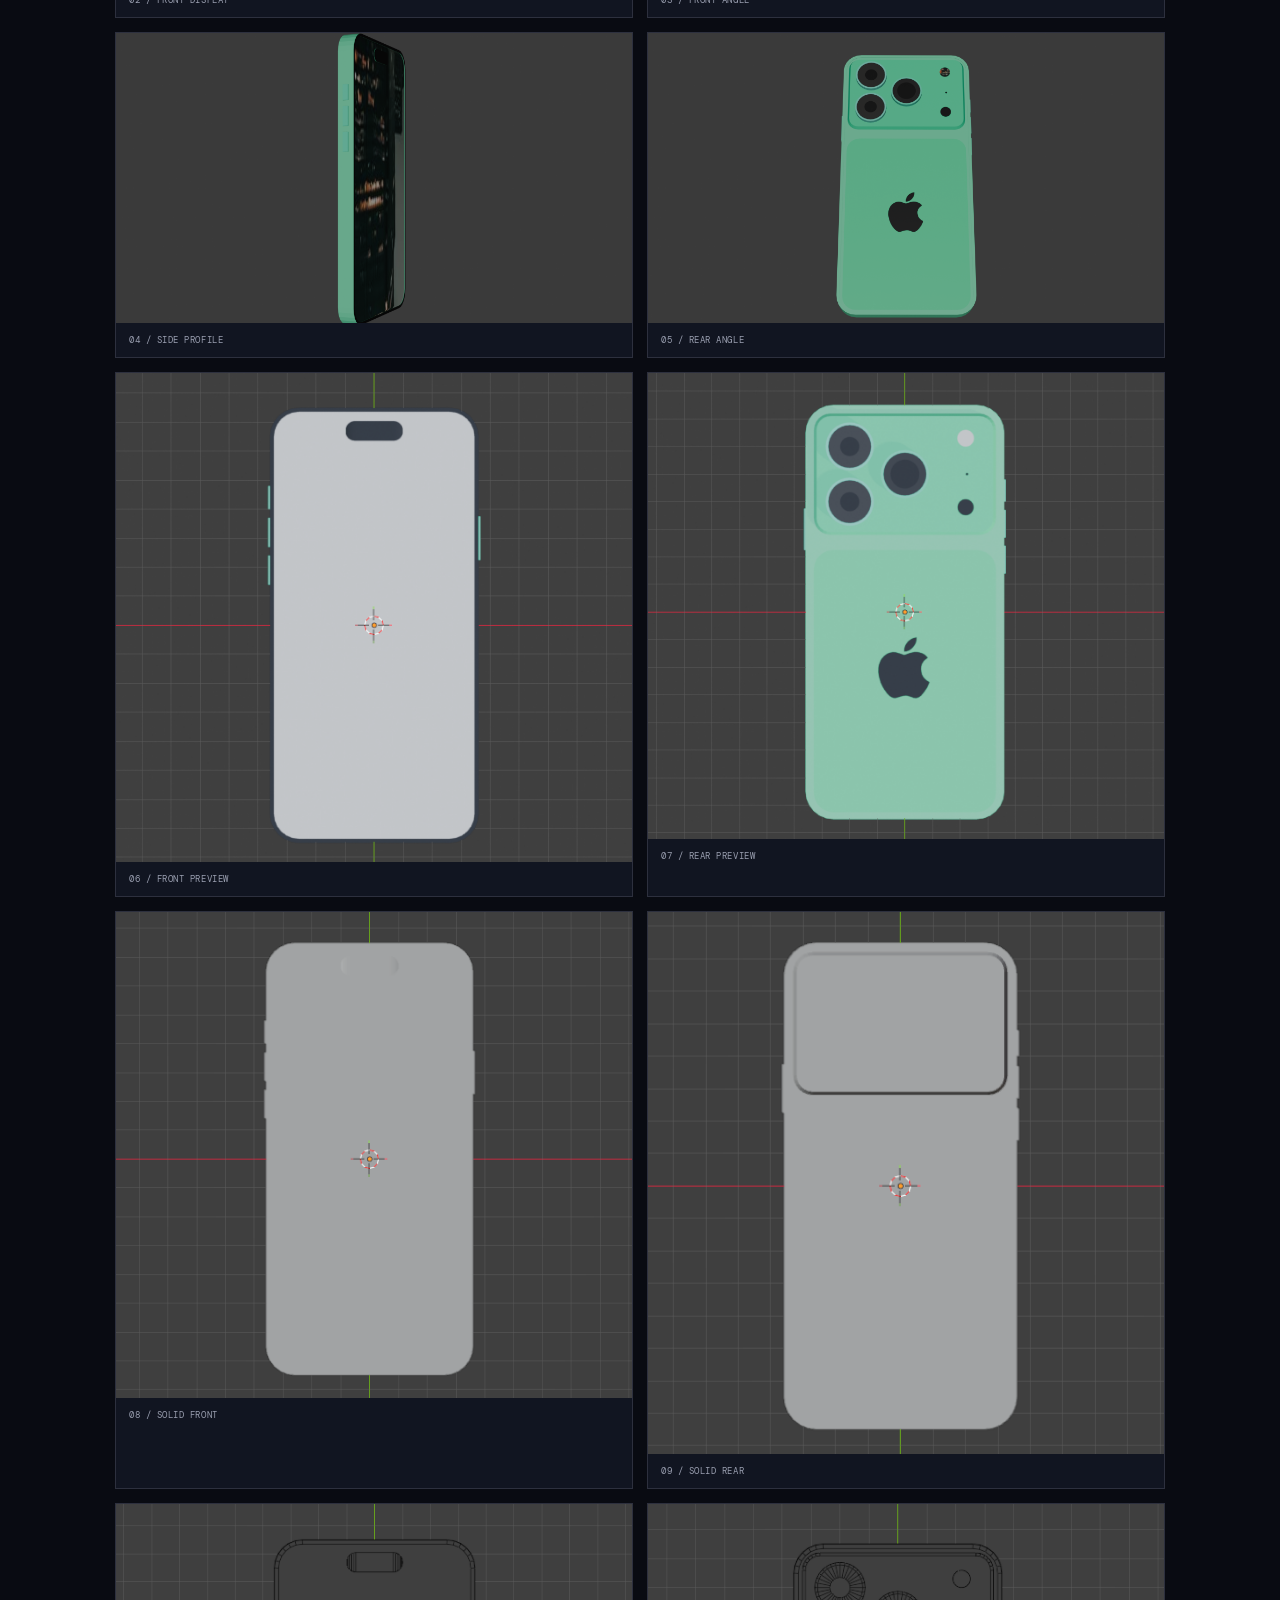
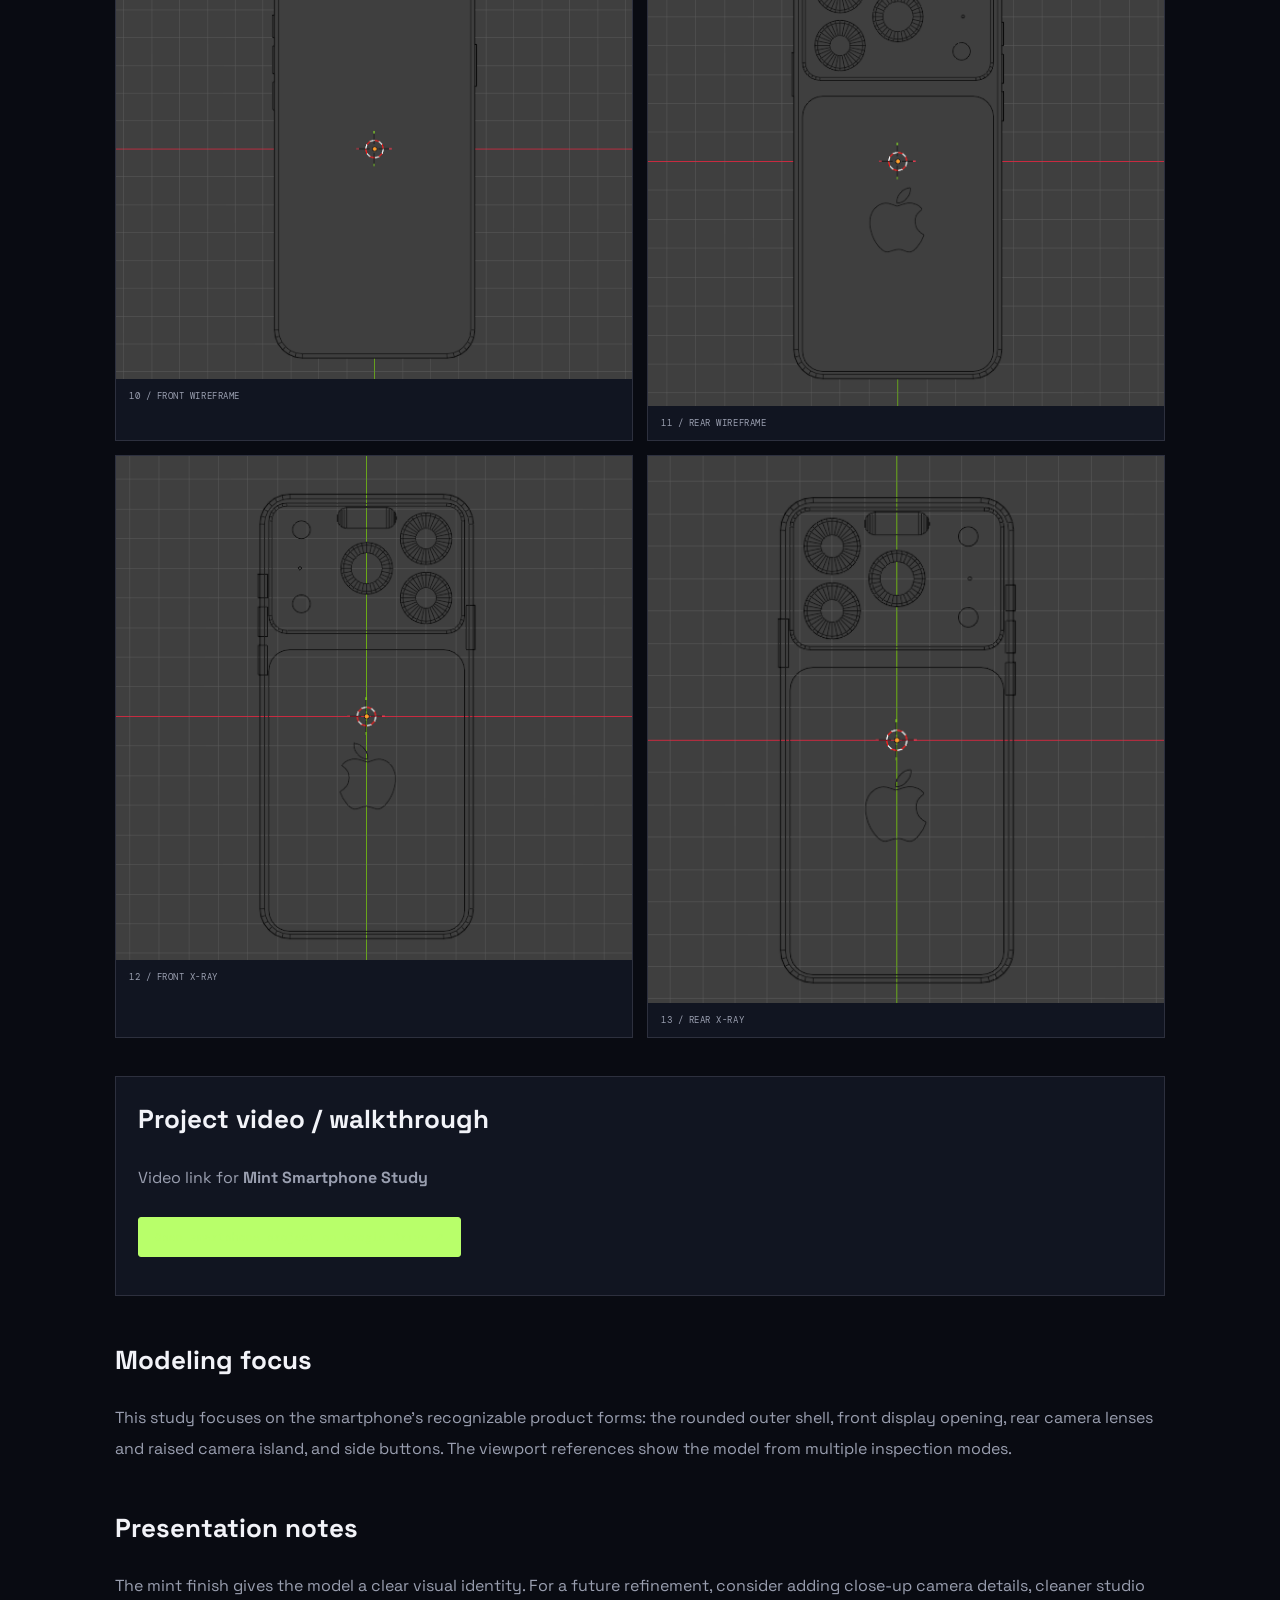
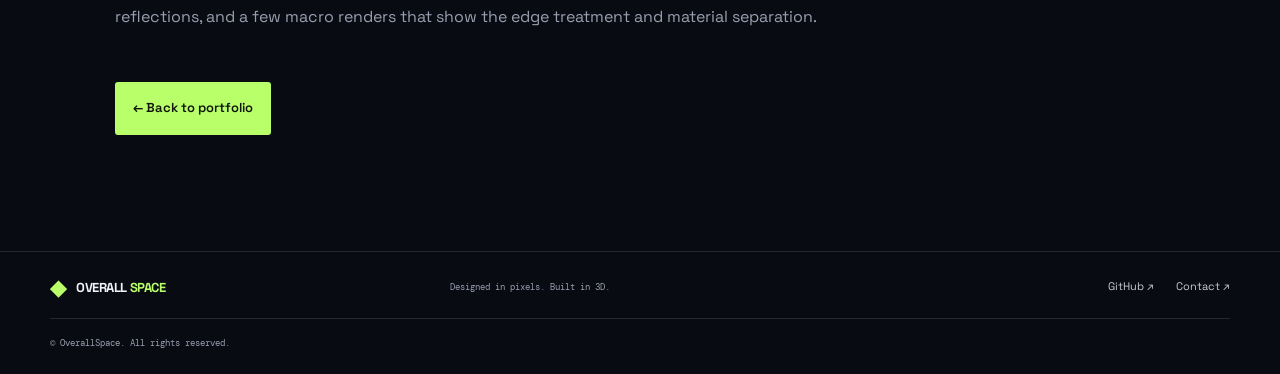
<file: projects/project-03.html>
<!doctype html>
<html lang="en">
<head>
  <meta charset="utf-8">
  <meta name="viewport" content="width=device-width, initial-scale=1">
  <meta name="description" content="A mint-green smartphone 3D modeling study in Blender, with front, rear, side, camera, and wireframe views.">
  <title>Mint Smartphone Study — OverallSpace</title>
  <link rel="icon" type="image/svg+xml" href="../favicon.svg">
  <link rel="stylesheet" href="../styles.css">
  <style>
    .case{width:min(1050px,calc(100% - 40px));margin:0 auto;padding:65px 0 100px}
    .back{font:11px var(--mono);color:var(--accent)}
    .case h1{font-size:clamp(42px,7vw,76px);letter-spacing:-.07em;line-height:1.02;margin:38px 0 18px}
    .lede{max-width:720px;color:var(--muted);line-height:1.9}
    .case-meta{display:grid;grid-template-columns:repeat(3,1fr);gap:20px;border-block:1px solid var(--line);padding:22px 0;margin:32px 0 42px}
    .case-meta span{display:block;font:9px var(--mono);color:var(--muted);margin-bottom:6px}
    .case-meta strong{font-size:13px;font-weight:500}
    .gallery{display:grid;grid-template-columns:repeat(2,minmax(0,1fr));gap:14px}
    .gallery figure{margin:0;border:1px solid var(--line);background:#111521;overflow:hidden}
    .gallery figure.feature{grid-column:1/-1}
    .gallery img{display:block;width:100%;height:auto}
    .gallery figcaption{padding:11px 13px;font:9px var(--mono);letter-spacing:.06em;color:var(--muted)}
    .case h2{font-size:26px;margin-top:44px}
    .case p:not(.lede){color:var(--muted);line-height:1.9}
    .video-link-panel{border:1px solid var(--line);padding:22px;margin:38px 0;background:#111521}
    .video-link-panel h2{margin-top:0}
    .video-link-panel .button{display:inline-flex;margin:8px 0 0;padding:12px 16px;border:1px solid var(--accent);color:var(--accent);text-decoration:none;font:11px var(--mono)}
    .video-note{font-size:12px}
    @media(max-width:620px){.case-meta{grid-template-columns:1fr}.gallery{grid-template-columns:1fr}.gallery figure.feature{grid-column:auto}}
  </style>
</head>
<body>
  <header class="site-header"><a class="wordmark" href="../index.html"><span class="mark">◆</span> OVERALL<span>SPACE</span><small>3D / PRODUCT ARTIST</small></a><a class="nav-cta" href="../index.html#work">All projects ↗</a></header>
  <main class="case">
    <a class="back" href="../index.html#work">← BACK TO SELECTED WORK</a>
    <p class="eyebrow" style="margin-top:38px">PROJECT / 003 · PRODUCT MODELING</p>
    <h1>Mint Smartphone Study</h1>
    <p class="lede">A product-modeling study of a mint-green smartphone, featuring a rounded body, front display and pill-shaped camera cutout, rear camera array, side controls, and layered camera housing. The gallery combines presentation renders with solid, X-ray, and wireframe views of the model.</p>
    <div class="case-meta">
      <div><span>DISCIPLINE</span><strong>Product modeling</strong></div>
      <div><span>SOFTWARE</span><strong>Blender</strong></div>
      <div><span>PROJECT TYPE</span><strong>Smartphone study</strong></div>
    </div>
    <div class="gallery">
      <figure class="feature"><img src="../assets/images/iphone-03.png" alt="Rear view of mint-green smartphone model with triple camera array"><figcaption>01 / REAR PRODUCT VIEW</figcaption></figure>
      <figure><img src="../assets/images/iphone-01.png" alt="Front display render of mint-green smartphone model"><figcaption>02 / FRONT DISPLAY</figcaption></figure>
      <figure><img src="../assets/images/iphone-02.png" alt="Alternate front display view of the smartphone model"><figcaption>03 / FRONT ANGLE</figcaption></figure>
      <figure><img src="../assets/images/iphone-04.png" alt="Side view showing smartphone body thickness and side buttons"><figcaption>04 / SIDE PROFILE</figcaption></figure>
      <figure><img src="../assets/images/iphone-05.png" alt="Alternate rear view of mint smartphone with camera housing"><figcaption>05 / REAR ANGLE</figcaption></figure>
      <figure><img src="../assets/images/iphone-preview-front.png" alt="Front solid preview of smartphone model"><figcaption>06 / FRONT PREVIEW</figcaption></figure>
      <figure><img src="../assets/images/iphone-preview-back.png" alt="Rear solid preview of smartphone model"><figcaption>07 / REAR PREVIEW</figcaption></figure>
      <figure><img src="../assets/images/iphone-solid-front.png" alt="Solid viewport view of smartphone front"><figcaption>08 / SOLID FRONT</figcaption></figure>
      <figure><img src="../assets/images/iphone-solid-back.png" alt="Solid viewport view of smartphone rear"><figcaption>09 / SOLID REAR</figcaption></figure>
      <figure><img src="../assets/images/iphone-wireframe-front.png" alt="Wireframe viewport view of smartphone front"><figcaption>10 / FRONT WIREFRAME</figcaption></figure>
      <figure><img src="../assets/images/iphone-wireframe-back.png" alt="Wireframe viewport view of smartphone rear"><figcaption>11 / REAR WIREFRAME</figcaption></figure>
      <figure><img src="../assets/images/iphone-xray-front.png" alt="X-ray viewport view of smartphone front"><figcaption>12 / FRONT X-RAY</figcaption></figure>
      <figure><img src="../assets/images/iphone-xray-back.png" alt="X-ray viewport view of smartphone rear"><figcaption>13 / REAR X-RAY</figcaption></figure>
    </div>
    <section class="video-link-panel" aria-labelledby="video-heading">
      <h2 id="video-heading">Project video / walkthrough</h2>
      <p>Video link for <strong>Mint Smartphone Study</strong></p>
      <!-- MANUAL EDIT: replace # in the href below with this project's Google Drive share URL. -->
      <p style="color:black;"><a class="button button-primary" href="https://drive.google.com/drive/folders/1XNxKpBZ2zB9MT5Ud82sYafLrHoH-i07M?usp=sharing" rel="noopener">Open smartphone project on Google Drive ↗</a>
    </section>
    <h2>Modeling focus</h2>
    <p>This study focuses on the smartphone's recognizable product forms: the rounded outer shell, front display opening, rear camera lenses and raised camera island, and side buttons. The viewport references show the model from multiple inspection modes.</p>
    <h2>Presentation notes</h2>
    <p>The mint finish gives the model a clear visual identity. For a future refinement, consider adding close-up camera details, cleaner studio reflections, and a few macro renders that show the edge treatment and material separation.</p>
    <p style="margin-top:50px"><a class="button button-primary" href="../index.html#work">← Back to portfolio</a></p>
  </main>
  <footer class="site-footer"><a class="wordmark" href="../index.html"><span class="mark">◆</span> OVERALL<span>SPACE</span></a><p>Designed in pixels. Built in 3D.</p><div class="footer-links"><a href="https://github.com/Codeware07">GitHub ↗</a><a href="../index.html#contact">Contact ↗</a></div><small>© OverallSpace. All rights reserved.</small></footer>
</body>
</html>
</file>
<file: styles.css>
@import url('https://fonts.googleapis.com/css2?family=DM+Mono:wght@400;500&family=Space+Grotesk:wght@400;500;600;700&display=swap');
:root{--bg:#090b12;--panel:#10131e;--panel2:#151a28;--text:#f2f3f8;--muted:#9a9fb0;--line:rgba(226,232,255,.13);--accent:#b8ff6a;--violet:#9b8cff;--mono:'DM Mono',monospace;--sans:'Space Grotesk',sans-serif}
*{box-sizing:border-box}html{scroll-behavior:smooth;scroll-padding-top:90px}body{margin:0;background:var(--bg);color:var(--text);font-family:var(--sans);line-height:1.6;overflow-x:hidden}a{color:inherit;text-decoration:none}button{font:inherit}.ambient{position:absolute;width:500px;height:500px;filter:blur(100px);opacity:.11;pointer-events:none;border-radius:50%;z-index:-1}.ambient-one{top:150px;left:-250px;background:#7059ff}.ambient-two{top:1100px;right:-300px;background:#b8ff6a}.section-wrap{width:min(1180px,calc(100% - 48px));margin-inline:auto}.site-header{height:86px;padding:0 max(24px,calc((100% - 1180px)/2));display:flex;align-items:center;justify-content:space-between;border-bottom:1px solid var(--line);position:sticky;top:0;background:rgba(9,11,18,.82);backdrop-filter:blur(18px);z-index:20}.wordmark{font-weight:700;letter-spacing:-.04em;display:flex;align-items:center;gap:3px;flex-wrap:wrap;line-height:1}.wordmark .mark{color:var(--accent);font-size:21px;margin-right:8px}.wordmark>span:not(.mark){color:var(--accent)}.wordmark small{font:9px var(--mono);color:var(--muted);letter-spacing:.12em;display:block;width:100%;padding-left:31px;margin-top:5px}.nav{display:flex;align-items:center;gap:34px;font-size:13px;color:#c8cad5}.nav a{transition:color .2s}.nav a:hover,.text-link:hover{color:var(--accent)}.nav-cta{border:1px solid var(--line);padding:10px 15px;border-radius:3px}.nav-cta span{color:var(--accent);margin-left:9px}.menu-toggle{display:none;background:none;color:var(--text);border:0;font-size:24px}.hero{min-height:680px;padding-top:85px;padding-bottom:90px;display:grid;grid-template-columns:1fr .9fr;align-items:center;gap:70px}.eyebrow{font:10px var(--mono);letter-spacing:.14em;color:var(--muted);text-transform:uppercase;margin:0 0 25px}.pulse{display:inline-block;width:7px;height:7px;border-radius:50%;background:var(--accent);box-shadow:0 0 12px #b8ff6a;margin-right:10px}.hero h1,.section-heading h2,.about h2,.contact h2{font-size:clamp(48px,6.6vw,82px);line-height:.99;letter-spacing:-.075em;margin:0;font-weight:600}.hero h1 em,.section-heading h2 em,.about h2 em,.contact h2 em{font-style:normal;color:var(--accent)}.hero-text{color:var(--muted);max-width:490px;font-size:16px;line-height:1.8;margin:27px 0 30px}.hero-actions{display:flex;align-items:center;gap:27px}.button{display:inline-flex;align-items:center;gap:30px;padding:14px 18px;font-size:13px;font-weight:600;border-radius:3px;transition:transform .2s,background .2s}.button:hover{transform:translateY(-2px)}.button-primary{background:var(--accent);color:#10140b}.button-primary span{font-size:17px}.text-link{font-size:13px;color:#d8dae4}.text-link span{color:var(--accent);margin-left:8px}.hero-meta{display:flex;gap:44px;margin-top:62px;border-top:1px solid var(--line);padding-top:20px}.hero-meta div{display:flex;flex-direction:column;gap:4px}.hero-meta strong{font-size:21px;letter-spacing:-.05em}.hero-meta span{font:9px var(--mono);color:var(--muted);letter-spacing:.08em}.hero-art{height:470px;position:relative;overflow:hidden;border:1px solid var(--line);background:radial-gradient(ellipse at 50% 47%,#242b3c 0%,#111521 40%,#0a0d15 75%)}.art-grid{position:absolute;inset:0;background-image:linear-gradient(rgba(255,255,255,.04) 1px,transparent 1px),linear-gradient(90deg,rgba(255,255,255,.04) 1px,transparent 1px);background-size:36px 36px;mask-image:linear-gradient(transparent,#000 20%,#000 80%,transparent)}.orbit{position:absolute;border:1px solid rgba(184,255,106,.25);border-radius:50%;width:360px;height:150px;left:50%;top:51%;transform:translate(-50%,-50%) rotate(-30deg)}.orbit-b{width:280px;height:380px;transform:translate(-50%,-50%) rotate(32deg);border-color:rgba(155,140,255,.28)}.hero-product{position:absolute;width:160px;height:285px;left:50%;top:50%;transform:translate(-50%,-47%) rotate(12deg);filter:drop-shadow(25px 30px 22px rgba(0,0,0,.6))}.product-front{position:absolute;inset:0;border-radius:26px;background:linear-gradient(115deg,#5b6575,#202633 25%,#131925 55%,#3b4554);border:2px solid #727d8c;box-shadow:inset 4px 0 5px #9299a5,inset -5px 0 7px #080a0e;overflow:hidden}.product-top{position:absolute;top:-8px;left:10px;width:140px;height:20px;background:#737d8c;transform:skewY(-15deg);border-radius:8px;z-index:2}.product-side{position:absolute;right:-11px;top:13px;width:12px;height:250px;background:linear-gradient(90deg,#151a25,#586170);transform:skewY(-14deg);border-radius:0 9px 8px 0}.product-camera{position:absolute;top:17px;left:17px;width:31px;height:31px;border-radius:50%;border:4px solid #7f8997;background:radial-gradient(circle,#080b12 0 25%,#414d60 30% 50%,#121722 55%);box-shadow:0 0 0 2px #242a36}.product-camera.second{top:57px}.product-glint{position:absolute;top:0;left:60%;height:100%;width:2px;background:rgba(255,255,255,.12);transform:rotate(7deg)}.art-label{position:absolute;left:20px;right:20px;display:flex;justify-content:space-between;font:9px var(--mono);letter-spacing:.1em;color:#a9afc1}.label-top{top:20px}.label-bottom{bottom:20px}.crosshair{position:absolute;color:var(--accent);font:20px var(--mono)}.crosshair-one{top:25%;right:20%}.crosshair-two{bottom:25%;left:18%}.image-note{position:absolute;bottom:45px;left:0;right:0;text-align:center;font:8px var(--mono);letter-spacing:.1em;color:#7e8598}.ticker{overflow:hidden;white-space:nowrap;border-block:1px solid var(--line);padding:18px 0;color:#d3d6e2;font:11px var(--mono);letter-spacing:.12em}.ticker div{min-width:max-content;animation:marquee 32s linear infinite}.ticker span{color:var(--accent);padding:0 35px}@keyframes marquee{to{transform:translateX(-30%)}}.work,.process{padding-top:125px;padding-bottom:125px}.section-heading{display:flex;justify-content:space-between;align-items:end;gap:40px;margin-bottom:48px}.section-heading h2,.about h2,.contact h2{font-size:clamp(42px,5vw,64px)}.section-intro{max-width:360px;color:var(--muted);font-size:14px;line-height:1.8;margin:0 0 4px}.project-grid{display:grid;grid-template-columns:1.15fr 1fr;gap:36px 22px}.project-card:first-child{grid-row:span 2}.project-image{height:300px;display:block;position:relative;overflow:hidden;background:#121725;border:1px solid var(--line)}.project-large .project-image{height:640px}.project-index{position:absolute;top:17px;left:17px;z-index:3;font:9px var(--mono);letter-spacing:.1em;color:#c1c6d5}.project-image:before{content:"";position:absolute;inset:0;background-image:linear-gradient(rgba(255,255,255,.035) 1px,transparent 1px),linear-gradient(90deg,rgba(255,255,255,.035) 1px,transparent 1px);background-size:30px 30px}.image-phone{background:radial-gradient(ellipse at 50% 50%,#29364b,#111725 65%)}.phone-model{position:absolute;width:145px;height:280px;left:50%;top:51%;transform:translate(-50%,-50%) rotate(13deg);border-radius:23px;background:linear-gradient(110deg,#798496,#202938 22%,#0d111a 58%,#4a566a);border:2px solid #8490a1;box-shadow:25px 30px 35px #070a10,inset 3px 0 4px #a6adba}.phone-camera{position:absolute;left:13px;top:14px;width:29px;height:29px;border-radius:50%;background:radial-gradient(circle,#080a10 25%,#52627b 32%,#121824 55%);border:4px solid #778497}.phone-screen{position:absolute;inset:0;border-radius:20px;background:linear-gradient(120deg,transparent 40%,rgba(255,255,255,.13),transparent 65%)}.phone-shine{position:absolute;inset:8px;border-radius:18px;border:1px solid rgba(255,255,255,.08)}.image-audio{background:radial-gradient(ellipse at 50% 45%,#312a49,#111421 65%)}.headphone-model{position:absolute;left:50%;top:49%;width:230px;height:210px;transform:translate(-50%,-50%)}.headband{position:absolute;width:140px;height:155px;left:45px;top:0;border:19px solid #71718d;border-bottom:0;border-radius:90px 90px 0 0;transform:rotate(-5deg);filter:drop-shadow(10px 10px 10px #080910)}.earcup{position:absolute;width:70px;height:100px;top:100px;border-radius:23px;background:linear-gradient(110deg,#a5a1bd,#3d3c56 45%,#151625);border:2px solid #aaa4c3;box-shadow:10px 12px 16px #080910}.earcup.left{left:18px;transform:rotate(8deg)}.earcup.right{right:18px;transform:rotate(-8deg)}.image-object{background:radial-gradient(ellipse at 50% 45%,#293c37,#0f1718 70%)}.abstract-object{position:absolute;width:180px;height:180px;top:50%;left:50%;transform:translate(-50%,-50%) rotate(-22deg);border-radius:40% 60% 45% 55%;background:linear-gradient(135deg,#d5f7b0,#5c9a6e 30%,#1b4037 65%,#a6d7a4);box-shadow:20px 30px 35px #070c0d,inset -15px -15px 25px rgba(0,0,0,.5),inset 8px 8px 15px rgba(255,255,255,.45)}.abstract-object div{position:absolute;width:90px;height:90px;left:45px;top:45px;border:1px solid rgba(255,255,255,.3);border-radius:50%}.image-placeholder{position:absolute;bottom:18px;left:18px;font:9px var(--mono);letter-spacing:.1em;line-height:1.8;color:#d5d9e7;z-index:2;opacity:.8}.image-placeholder small{color:#9ca4b7;font-size:8px}.view-arrow{position:absolute;right:18px;bottom:18px;width:35px;height:35px;display:grid;place-items:center;border:1px solid rgba(255,255,255,.4);border-radius:50%;z-index:3;transition:background .2s,color .2s}.project-image:hover .view-arrow{background:var(--accent);color:#10140b}.project-info{display:flex;align-items:start;justify-content:space-between;padding:15px 1px 0}.project-info h3{font-size:18px;margin:0;font-weight:500;letter-spacing:-.03em}.project-info p{font-size:12px;color:var(--muted);margin:3px 0 0}.project-info>span{font:10px var(--mono);color:var(--muted)}.work-footnote{font:9px var(--mono);letter-spacing:.1em;color:var(--muted);margin-top:40px}.about{display:grid;grid-template-columns:.85fr 1fr;gap:100px;align-items:center;padding-top:75px;padding-bottom:120px;border-top:1px solid var(--line);border-bottom:1px solid var(--line)}.about-visual{height:390px;position:relative;display:grid;place-items:center;background:radial-gradient(ellipse,#202638,#0c1018 70%);border:1px solid var(--line);overflow:hidden}.about-ring{position:absolute;width:280px;height:280px;border:1px solid rgba(184,255,106,.3);border-radius:50%;box-shadow:0 0 70px rgba(184,255,106,.06),inset 0 0 50px rgba(184,255,106,.04)}.about-ring:before,.about-ring:after{content:"";position:absolute;inset:25px;border:1px dashed rgba(155,140,255,.35);border-radius:50%}.about-ring:after{inset:-25px;border-style:solid;border-color:rgba(255,255,255,.07)}.about-core{font-size:58px;font-weight:700;letter-spacing:-.1em;color:var(--accent);text-shadow:0 0 45px rgba(184,255,106,.2)}.about-core span{font-size:20px;vertical-align:top;margin-left:4px}.about-coordinates{position:absolute;left:18px;bottom:18px;font:10px/1.8 var(--mono);color:#aeb4c6}.about-coordinates small{color:var(--accent);font-size:8px;letter-spacing:.08em}.about-copy>p:not(.eyebrow){color:var(--muted);font-size:14px;line-height:1.9;max-width:530px}.about-copy h2{margin-bottom:28px}.skill-list{display:flex;flex-wrap:wrap;gap:9px;margin-top:27px}.skill-list span{border:1px solid var(--line);padding:8px 11px;font:10px var(--mono);color:#c5c9d6}.process-grid{display:grid;grid-template-columns:repeat(4,1fr);border:1px solid var(--line)}.process-grid article{padding:25px 22px 28px;min-height:240px;border-right:1px solid var(--line);position:relative}.process-grid article:last-child{border:0}.step-number{font:10px var(--mono);color:var(--muted)}.step-icon{color:var(--accent);font-size:29px;margin:28px 0 16px}.process-grid h3{font-size:17px;margin:0 0 9px}.process-grid p{font-size:12px;line-height:1.8;color:var(--muted);margin:0}.contact{padding-top:90px;padding-bottom:110px;position:relative;overflow:hidden;border-top:1px solid var(--line)}.contact h2{font-size:clamp(50px,7vw,88px);position:relative;z-index:1}.contact>p:not(.eyebrow){max-width:400px;color:var(--muted);font-size:14px;margin:25px 0}.contact .button{position:relative;z-index:2}.contact-orb{position:absolute;width:380px;height:380px;right:7%;top:10%;border-radius:50%;background:radial-gradient(circle at 35% 30%,rgba(184,255,106,.22),rgba(91,79,180,.09) 40%,transparent 70%);border:1px solid rgba(184,255,106,.13);box-shadow:0 0 80px rgba(184,255,106,.04)}.contact-orb:before,.contact-orb:after{content:"";position:absolute;inset:30px;border:1px solid rgba(155,140,255,.18);border-radius:50%;transform:scaleX(.45) rotate(40deg)}.contact-orb:after{transform:scaleX(.45) rotate(-40deg)}.site-footer{padding:25px max(24px,calc((100% - 1180px)/2));border-top:1px solid var(--line);display:grid;grid-template-columns:1fr 1fr 1fr;align-items:center;gap:20px}.site-footer .wordmark{font-size:13px}.site-footer .wordmark small{display:none}.site-footer p,.site-footer small{font:9px var(--mono);color:var(--muted);margin:0}.footer-links{display:flex;justify-content:flex-end;gap:22px;font-size:11px;color:#c8cad5}.site-footer>small{grid-column:1/-1;padding-top:18px;border-top:1px solid var(--line)}
@media(max-width:850px){.hero{grid-template-columns:1fr;gap:45px;padding-top:65px}.hero-art{height:430px}.hero-copy{max-width:650px}.section-heading{align-items:start;flex-direction:column;gap:20px}.project-grid{grid-template-columns:1fr 1fr}.project-card:first-child{grid-row:auto}.project-large .project-image{height:350px}.about{gap:40px;grid-template-columns:1fr 1fr}.process-grid{grid-template-columns:1fr 1fr}.process-grid article:nth-child(2){border-right:0}.process-grid article:nth-child(-n+2){border-bottom:1px solid var(--line)}.contact-orb{right:-130px}.nav{gap:18px}}
@media(max-width:600px){.section-wrap{width:calc(100% - 36px)}.site-header{height:72px;padding-inline:18px}.menu-toggle{display:block}.nav{display:none;position:absolute;top:71px;left:0;right:0;padding:20px 18px 24px;background:#0b0e16;border-bottom:1px solid var(--line);flex-direction:column;align-items:stretch;gap:18px}.nav.open{display:flex}.nav-cta{align-self:flex-start}.hero{padding-top:55px;padding-bottom:65px;min-height:auto}.hero h1{font-size:58px}.hero-text{font-size:14px}.hero-art{height:360px}.hero-meta{gap:25px;margin-top:45px}.hero-meta span{font-size:8px}.work,.process{padding-top:80px;padding-bottom:80px}.section-heading h2,.about h2{font-size:45px}.project-grid{grid-template-columns:1fr;gap:30px}.project-large .project-image,.project-image{height:340px}.about{grid-template-columns:1fr;gap:35px;padding-top:70px;padding-bottom:75px}.about-visual{height:310px}.process-grid{grid-template-columns:1fr}.process-grid article{min-height:0;border-right:0;border-bottom:1px solid var(--line)!important;padding:22px}.process-grid article:last-child{border-bottom:0!important}.step-icon{margin:16px 0 10px}.contact{padding-top:75px;padding-bottom:80px}.contact h2{font-size:60px}.contact-orb{width:230px;height:230px;top:35%;right:-120px;opacity:.6}.site-footer{grid-template-columns:1fr 1fr;padding-inline:18px}.site-footer p{display:none}.footer-links{gap:14px}.site-footer>small{font-size:8px}.image-placeholder{font-size:8px}}


/* User project images */
.render-image{position:absolute;inset:0;width:100%;height:100%;object-fit:cover;object-position:center;display:block}
.project-card:first-child .render-image{object-fit:contain;background:radial-gradient(ellipse at 50% 45%,#29364b,#111725 70%)}

.video-link-panel{border:1px solid var(--line);padding:22px;margin:38px 0;background:#111521}.video-link-panel .button{display:inline-flex;margin:8px 0 0;padding:12px 16px;border:1px solid var(--accent);color:var(--accent);text-decoration:none;font:11px var(--mono)}.video-note{font-size:12px}

/* OverallSpace services page */
.service-cards{display:grid;grid-template-columns:repeat(3,minmax(0,1fr));gap:16px;margin:36px 0 70px}
.service-card{border:1px solid var(--line);background:linear-gradient(145deg,#121725,#0c0f17);padding:25px;min-height:250px}
.service-card .service-number{font:10px var(--mono);color:var(--accent)}
.service-card h2{font-size:23px;line-height:1.15;letter-spacing:-.04em;margin:35px 0 12px}
.service-card p{font-size:13px;color:var(--muted);line-height:1.85}
.service-cta{padding:35px;border:1px solid var(--line);background:#10131e;margin-bottom:70px}
@media(max-width:700px){.service-cards{grid-template-columns:1fr}.service-card{min-height:0}}
</file>
